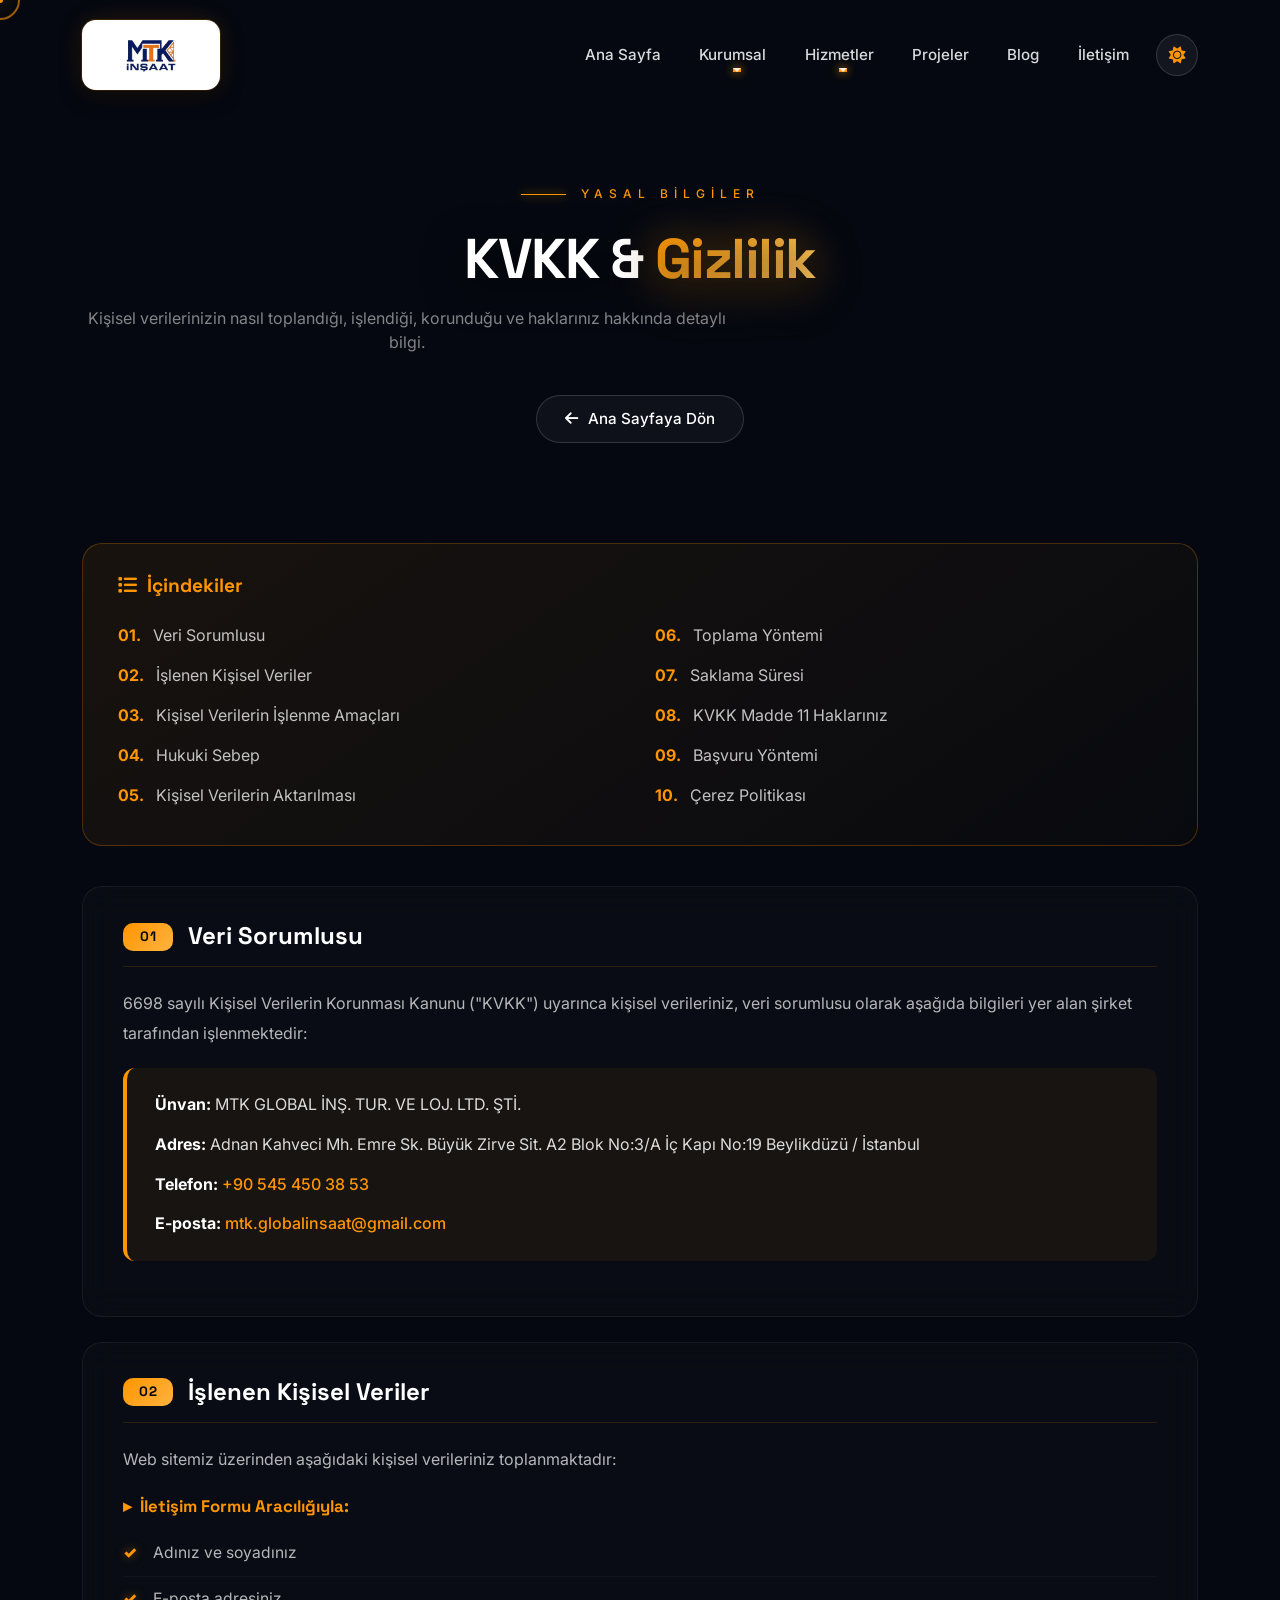
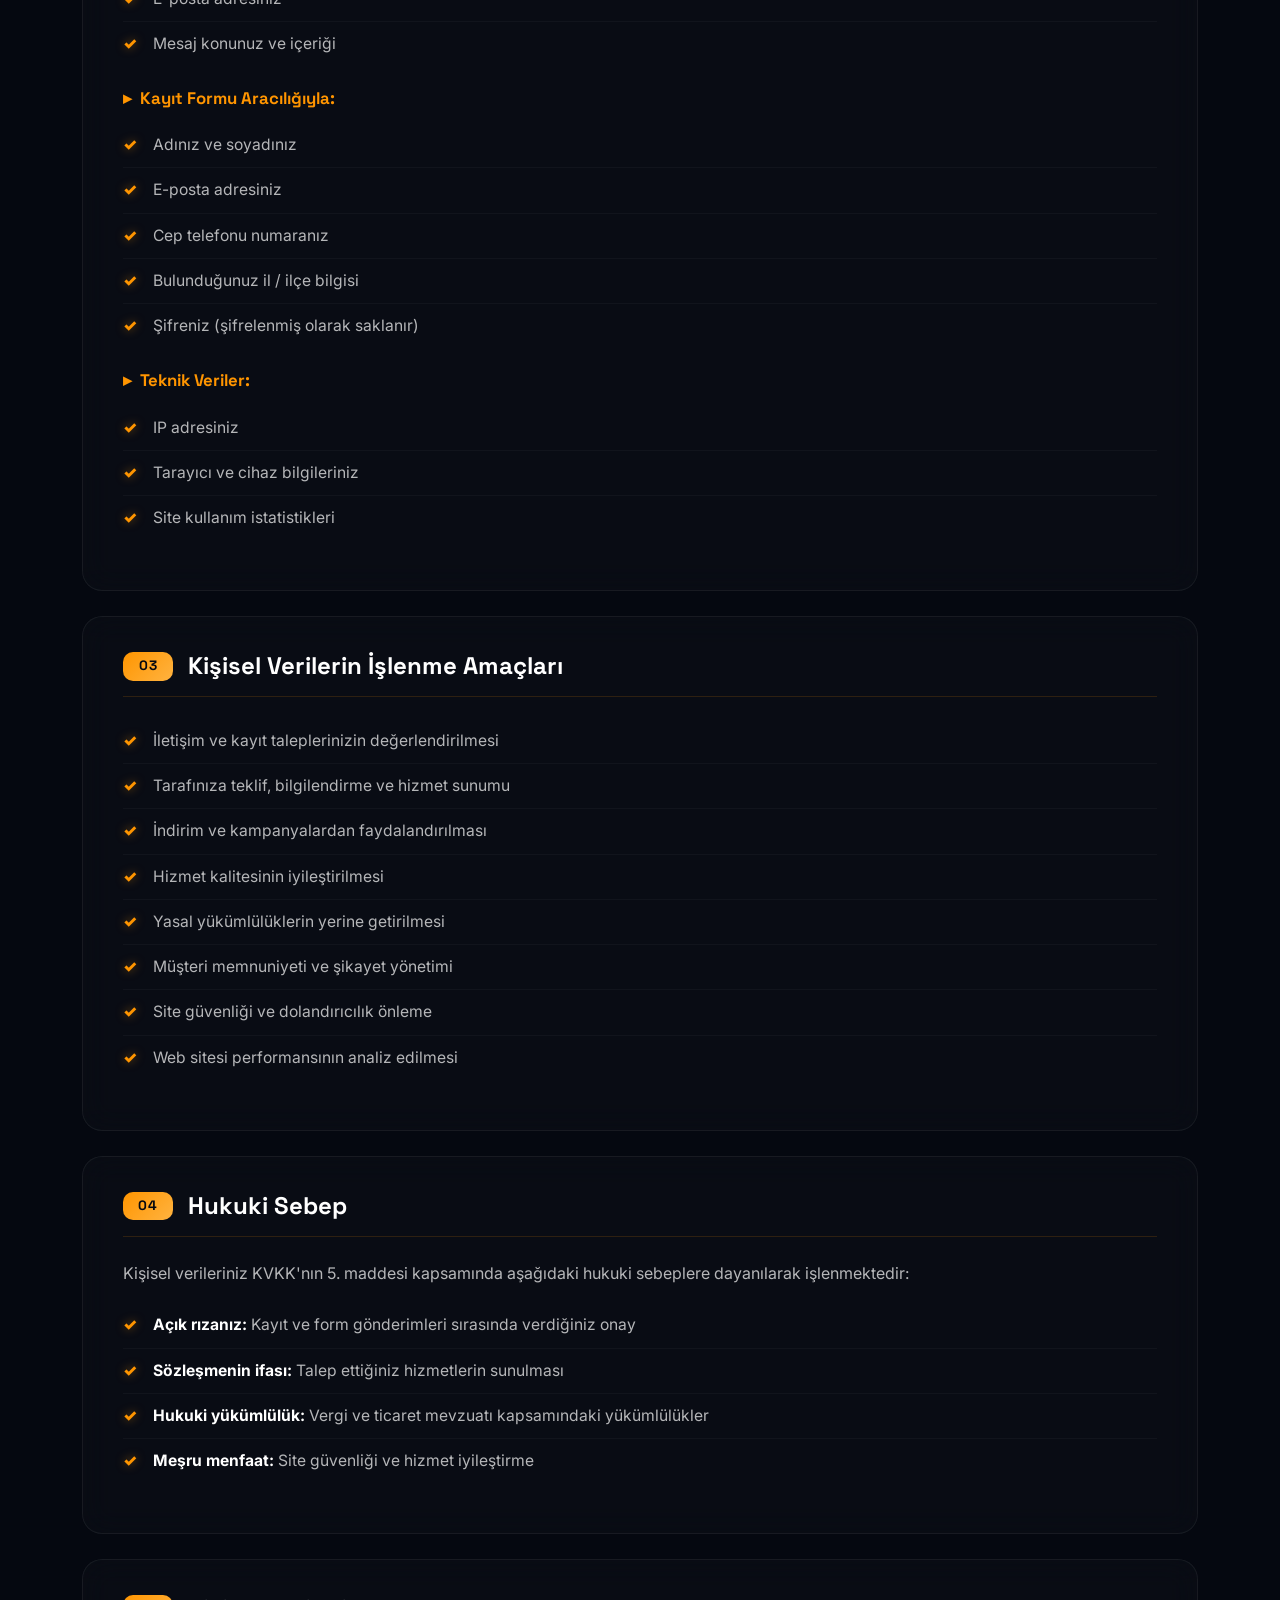
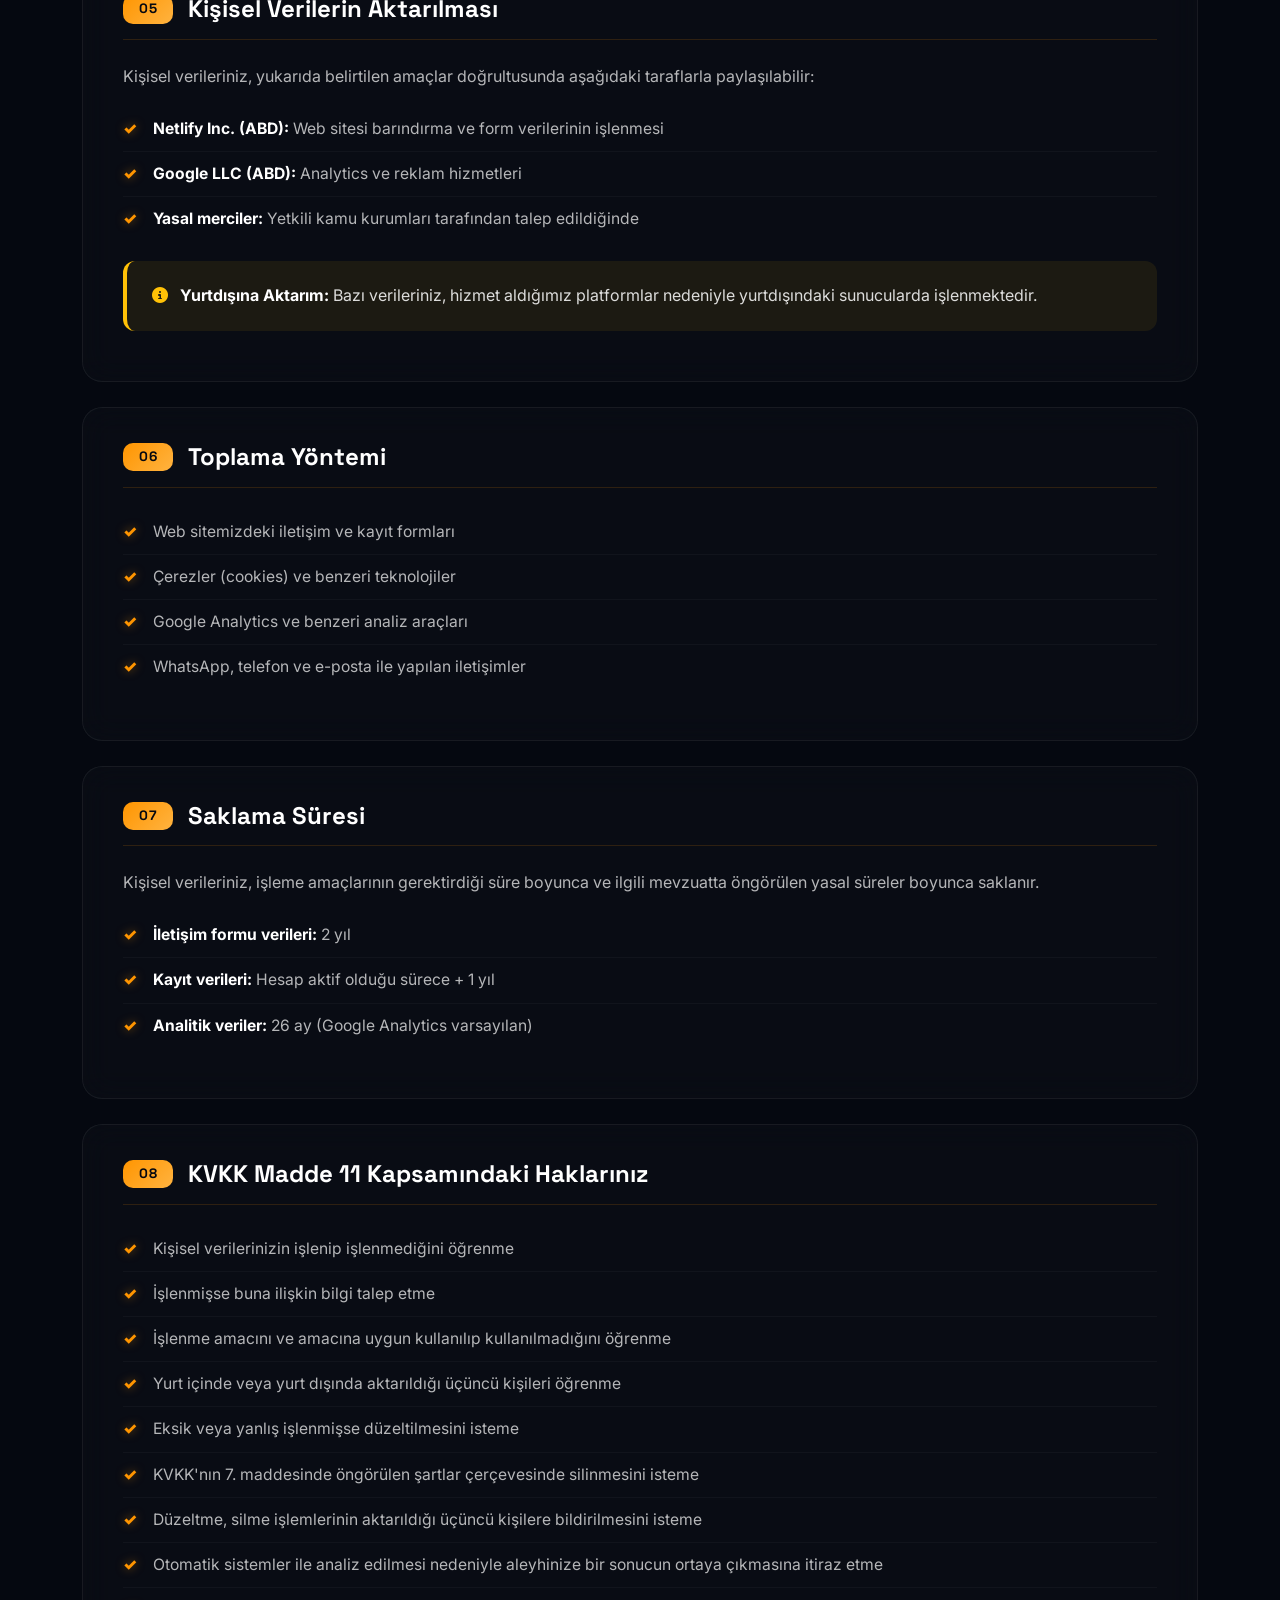
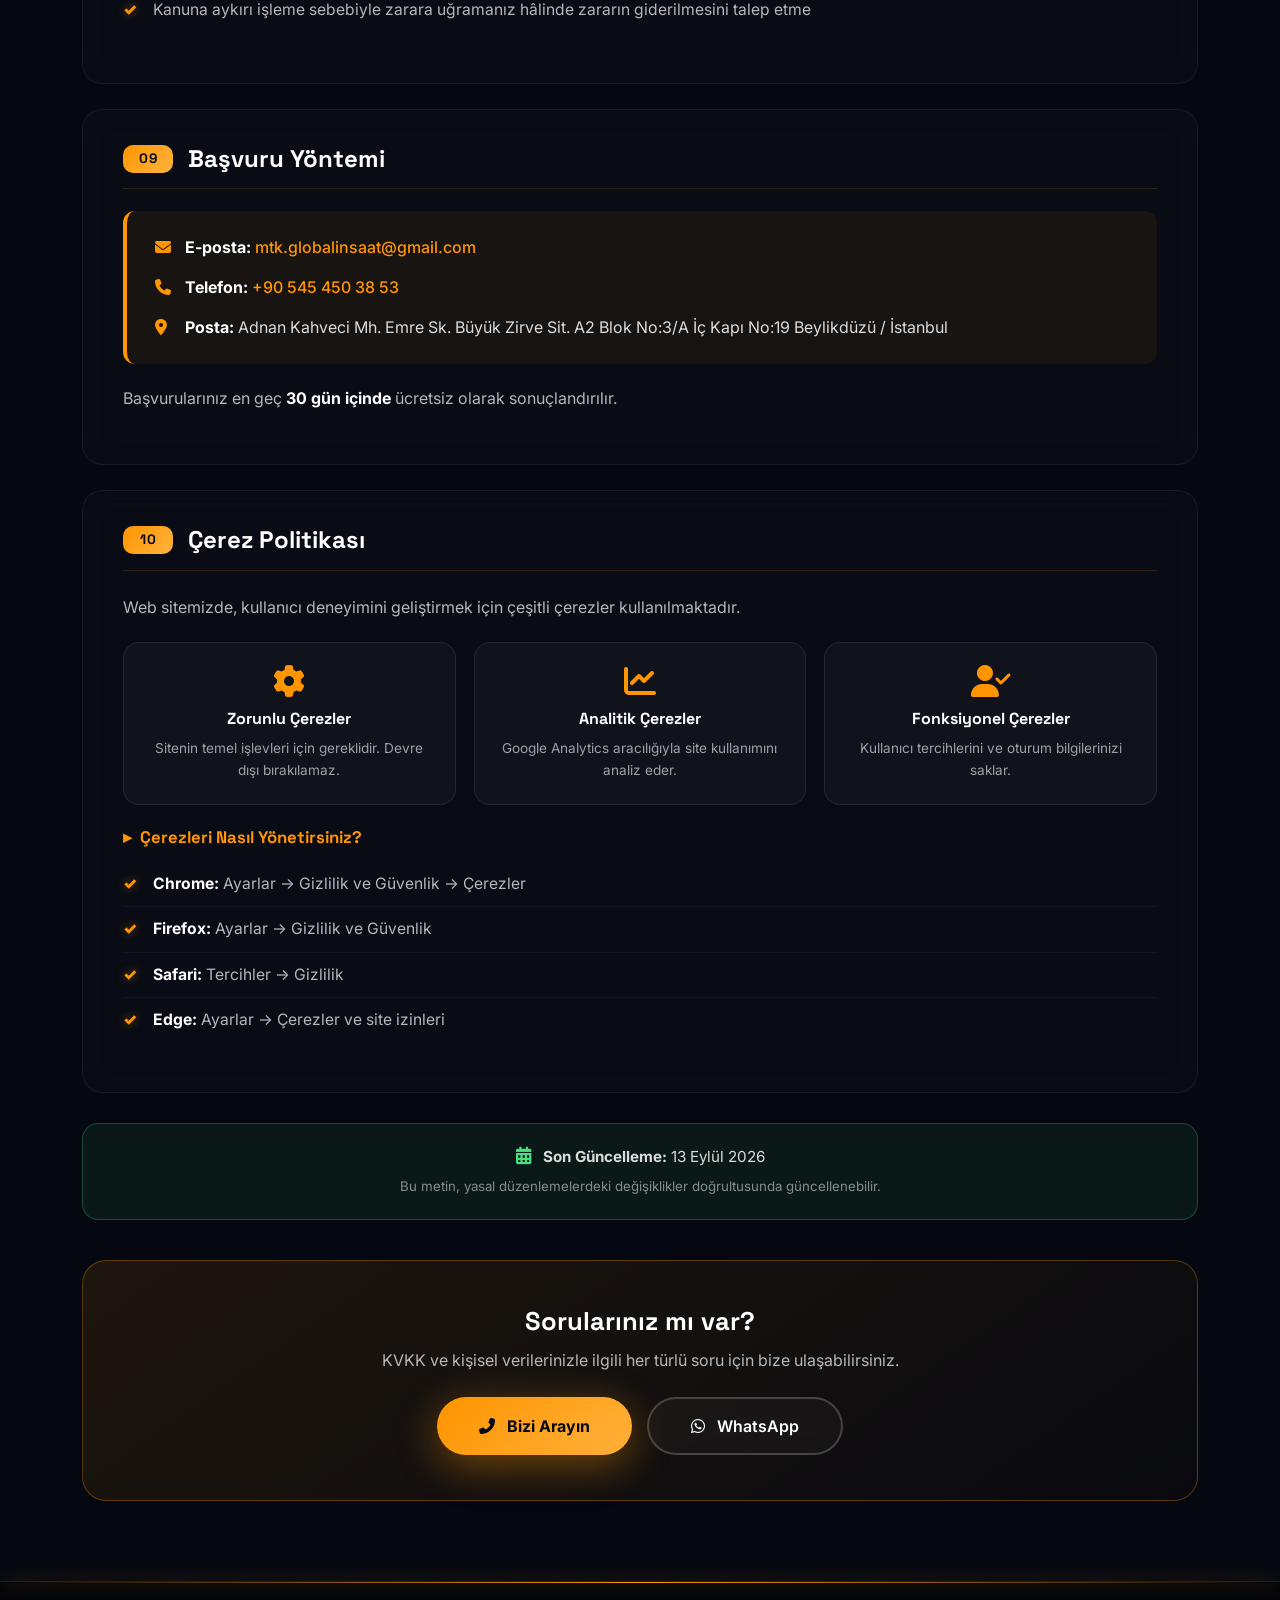
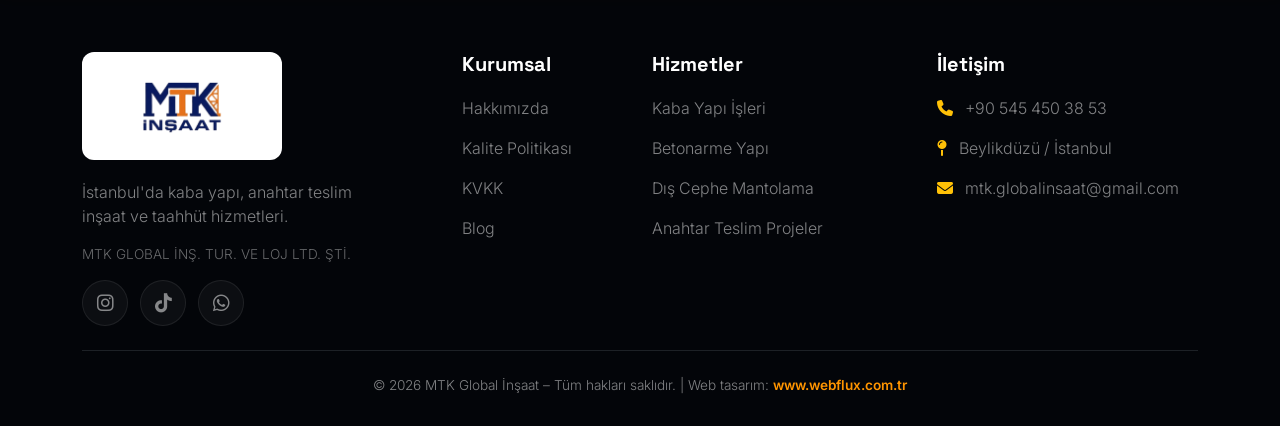
<file: kvkk.html>
<!DOCTYPE html>
<html lang="tr">
<head>
    <meta charset="UTF-8" />
    <meta name="viewport" content="width=device-width, initial-scale=1.0" />
    <title>KVKK Aydınlatma Metni & Gizlilik Politikası | MTK Global İnşaat</title>
    <meta name="description" content="MTK Global İnşaat KVKK Aydınlatma Metni, Gizlilik Politikası ve Çerez Politikası." />
    <meta name="robots" content="index, follow" />

    <link rel="icon" type="image/x-icon" href="/favicon.ico">
    <link href="https://fonts.googleapis.com/css2?family=Inter:opsz,wght@14..32,300;400;600;700;800;900&family=Space+Grotesk:wght@500;700&display=swap" rel="stylesheet" />
    <link href="https://cdn.jsdelivr.net/npm/bootstrap@5.3.2/dist/css/bootstrap.min.css" rel="stylesheet" />
    <link rel="stylesheet" href="https://cdnjs.cloudflare.com/ajax/libs/font-awesome/6.5.0/css/all.min.css" />
    <link rel="stylesheet" href="CSS/style.css" />

    <script>
    (function(){try{var t=localStorage.getItem('mtk-theme');if(t==='light'){document.addEventListener('DOMContentLoaded',function(){document.body.classList.add('light-mode');});}}catch(e){}})();
    </script>
</head>
<body class="legal-page">

    <div class="cursor-dot" id="cursorDot"></div>
    <div class="cursor-ring" id="cursorRing"></div>
    <canvas id="bg-canvas"></canvas>

    <nav class="navbar navbar-expand-lg navbar-custom scrolled" id="mainNav">
        <div class="container">
            <a class="navbar-brand" href="index.html"><img src="assets/img/logo.png" alt="MTK Global İnşaat" class="logo-img" /></a>
            <button class="navbar-toggler" type="button" data-bs-toggle="collapse" data-bs-target="#navbarNav"><i class="fas fa-bars"></i></button>
            <div class="collapse navbar-collapse" id="navbarNav">
                <ul class="navbar-nav ms-auto align-items-lg-center">
                    <li class="nav-item"><a class="nav-link" href="index.html">Ana Sayfa</a></li>
                    <li class="nav-item dropdown">
                        <a class="nav-link dropdown-toggle" href="index.html#" data-bs-toggle="dropdown">Kurumsal</a>
                        <ul class="dropdown-menu">
                            <li><a class="dropdown-item" href="index.html#hakkimizda">Hakkımızda</a></li>
                            <li><a class="dropdown-item" href="index.html#misyon">Misyon &amp; Vizyon</a></li>
                            <li><a class="dropdown-item" href="index.html#kalite">Kalite Politikası</a></li>
                            <li><a class="dropdown-item" href="index.html#ekibimiz">Ekibimiz</a></li>
                        </ul>
                    </li>
                    <li class="nav-item dropdown">
                        <a class="nav-link dropdown-toggle" href="index.html#" data-bs-toggle="dropdown">Hizmetler</a>
                        <ul class="dropdown-menu">
                            <li><a class="dropdown-item" href="index.html#hizmetler">Tüm Hizmetler</a></li>
                            <li><a class="dropdown-item" href="index.html#kaba-yapi">Kaba Yapı İşleri</a></li>
                            <li><a class="dropdown-item" href="index.html#hizmetler">Betonarme Yapı</a></li>
                            <li><a class="dropdown-item" href="index.html#hizmetler">Dış Cephe Mantolama</a></li>
                            <li><a class="dropdown-item" href="index.html#hizmetler">Çatı Sistemleri</a></li>
                            <li><a class="dropdown-item" href="index.html#hizmetler">Anahtar Teslim Projeler</a></li>
                            <li><a class="dropdown-item" href="index.html#hizmetler">Renovasyon &amp; Restorasyon</a></li>
                        </ul>
                    </li>
                    <li class="nav-item"><a class="nav-link" href="projeler.html">Projeler</a></li>
                    <li class="nav-item"><a class="nav-link" href="blog.html">Blog</a></li>
                    <li class="nav-item"><a class="nav-link" href="index.html#iletisim">İletişim</a></li>
                    <li class="nav-item ms-lg-2 mt-2 mt-lg-0">
                        <button class="btn-theme" id="themeToggle" title="Tema Değiştir">
                            <i class="fas fa-sun"></i>
                        </button>
                    </li>
                </ul>
            </div>
        </div>
    </nav>

    <section class="legal-hero">
        <div class="container">
            <span class="section-subtitle">YASAL BİLGİLER</span>
            <h1>KVKK &amp; <span class="highlight">Gizlilik</span></h1>
            <p class="text-white-50 mt-3" style="max-width:650px;">
                Kişisel verilerinizin nasıl toplandığı, işlendiği, korunduğu ve haklarınız hakkında detaylı bilgi.
            </p>
            <a href="index.html" class="btn-back-home">
                <i class="fas fa-arrow-left"></i> Ana Sayfaya Dön
            </a>
        </div>
    </section>

    <section class="legal-content">
        <div class="container">

            <div class="legal-toc">
                <h3><i class="fas fa-list"></i> İçindekiler</h3>
                <ol>
                    <li><a href="#veri-sorumlusu">Veri Sorumlusu</a></li>
                    <li><a href="#islenen-veriler">İşlenen Kişisel Veriler</a></li>
                    <li><a href="#isleme-amaclari">Kişisel Verilerin İşlenme Amaçları</a></li>
                    <li><a href="#hukuki-sebep">Hukuki Sebep</a></li>
                    <li><a href="#veri-aktarimi">Kişisel Verilerin Aktarılması</a></li>
                    <li><a href="#toplama-yontemi">Toplama Yöntemi</a></li>
                    <li><a href="#saklama-suresi">Saklama Süresi</a></li>
                    <li><a href="#haklariniz">KVKK Madde 11 Haklarınız</a></li>
                    <li><a href="#basvuru">Başvuru Yöntemi</a></li>
                    <li><a href="#cerez-politikasi">Çerez Politikası</a></li>
                </ol>
            </div>

            <div class="legal-block" id="veri-sorumlusu">
                <h2><span class="legal-num">01</span> Veri Sorumlusu</h2>
                <p>6698 sayılı Kişisel Verilerin Korunması Kanunu ("KVKK") uyarınca kişisel verileriniz, veri sorumlusu olarak aşağıda bilgileri yer alan şirket tarafından işlenmektedir:</p>
                <div class="legal-info-card">
                    <p><strong>Ünvan:</strong> MTK GLOBAL İNŞ. TUR. VE LOJ. LTD. ŞTİ.</p>
                    <p><strong>Adres:</strong> Adnan Kahveci Mh. Emre Sk. Büyük Zirve Sit. A2 Blok No:3/A İç Kapı No:19 Beylikdüzü / İstanbul</p>
                    <p><strong>Telefon:</strong> <a href="tel:+905454503853">+90 545 450 38 53</a></p>
                    <p><strong>E-posta:</strong> <a href="mailto:mtk.globalinsaat@gmail.com">mtk.globalinsaat@gmail.com</a></p>
                </div>
            </div>

            <div class="legal-block" id="islenen-veriler">
                <h2><span class="legal-num">02</span> İşlenen Kişisel Veriler</h2>
                <p>Web sitemiz üzerinden aşağıdaki kişisel verileriniz toplanmaktadır:</p>
                <h3>İletişim Formu Aracılığıyla:</h3>
                <ul>
                    <li>Adınız ve soyadınız</li>
                    <li>E-posta adresiniz</li>
                    <li>Mesaj konunuz ve içeriği</li>
                </ul>
                <h3>Kayıt Formu Aracılığıyla:</h3>
                <ul>
                    <li>Adınız ve soyadınız</li>
                    <li>E-posta adresiniz</li>
                    <li>Cep telefonu numaranız</li>
                    <li>Bulunduğunuz il / ilçe bilgisi</li>
                    <li>Şifreniz (şifrelenmiş olarak saklanır)</li>
                </ul>
                <h3>Teknik Veriler:</h3>
                <ul>
                    <li>IP adresiniz</li>
                    <li>Tarayıcı ve cihaz bilgileriniz</li>
                    <li>Site kullanım istatistikleri</li>
                </ul>
            </div>

            <div class="legal-block" id="isleme-amaclari">
                <h2><span class="legal-num">03</span> Kişisel Verilerin İşlenme Amaçları</h2>
                <ul>
                    <li>İletişim ve kayıt taleplerinizin değerlendirilmesi</li>
                    <li>Tarafınıza teklif, bilgilendirme ve hizmet sunumu</li>
                    <li>İndirim ve kampanyalardan faydalandırılması</li>
                    <li>Hizmet kalitesinin iyileştirilmesi</li>
                    <li>Yasal yükümlülüklerin yerine getirilmesi</li>
                    <li>Müşteri memnuniyeti ve şikayet yönetimi</li>
                    <li>Site güvenliği ve dolandırıcılık önleme</li>
                    <li>Web sitesi performansının analiz edilmesi</li>
                </ul>
            </div>

            <div class="legal-block" id="hukuki-sebep">
                <h2><span class="legal-num">04</span> Hukuki Sebep</h2>
                <p>Kişisel verileriniz KVKK'nın 5. maddesi kapsamında aşağıdaki hukuki sebeplere dayanılarak işlenmektedir:</p>
                <ul>
                    <li><strong>Açık rızanız:</strong> Kayıt ve form gönderimleri sırasında verdiğiniz onay</li>
                    <li><strong>Sözleşmenin ifası:</strong> Talep ettiğiniz hizmetlerin sunulması</li>
                    <li><strong>Hukuki yükümlülük:</strong> Vergi ve ticaret mevzuatı kapsamındaki yükümlülükler</li>
                    <li><strong>Meşru menfaat:</strong> Site güvenliği ve hizmet iyileştirme</li>
                </ul>
            </div>

            <div class="legal-block" id="veri-aktarimi">
                <h2><span class="legal-num">05</span> Kişisel Verilerin Aktarılması</h2>
                <p>Kişisel verileriniz, yukarıda belirtilen amaçlar doğrultusunda aşağıdaki taraflarla paylaşılabilir:</p>
                <ul>
                    <li><strong>Netlify Inc. (ABD):</strong> Web sitesi barındırma ve form verilerinin işlenmesi</li>
                    <li><strong>Google LLC (ABD):</strong> Analytics ve reklam hizmetleri</li>
                    <li><strong>Yasal merciler:</strong> Yetkili kamu kurumları tarafından talep edildiğinde</li>
                </ul>
                <p class="legal-warning">
                    <i class="fas fa-info-circle"></i>
                    <strong>Yurtdışına Aktarım:</strong> Bazı verileriniz, hizmet aldığımız platformlar nedeniyle yurtdışındaki sunucularda işlenmektedir.
                </p>
            </div>

            <div class="legal-block" id="toplama-yontemi">
                <h2><span class="legal-num">06</span> Toplama Yöntemi</h2>
                <ul>
                    <li>Web sitemizdeki iletişim ve kayıt formları</li>
                    <li>Çerezler (cookies) ve benzeri teknolojiler</li>
                    <li>Google Analytics ve benzeri analiz araçları</li>
                    <li>WhatsApp, telefon ve e-posta ile yapılan iletişimler</li>
                </ul>
            </div>

            <div class="legal-block" id="saklama-suresi">
                <h2><span class="legal-num">07</span> Saklama Süresi</h2>
                <p>Kişisel verileriniz, işleme amaçlarının gerektirdiği süre boyunca ve ilgili mevzuatta öngörülen yasal süreler boyunca saklanır.</p>
                <ul>
                    <li><strong>İletişim formu verileri:</strong> 2 yıl</li>
                    <li><strong>Kayıt verileri:</strong> Hesap aktif olduğu sürece + 1 yıl</li>
                    <li><strong>Analitik veriler:</strong> 26 ay (Google Analytics varsayılan)</li>
                </ul>
            </div>

            <div class="legal-block" id="haklariniz">
                <h2><span class="legal-num">08</span> KVKK Madde 11 Kapsamındaki Haklarınız</h2>
                <ul>
                    <li>Kişisel verilerinizin işlenip işlenmediğini öğrenme</li>
                    <li>İşlenmişse buna ilişkin bilgi talep etme</li>
                    <li>İşlenme amacını ve amacına uygun kullanılıp kullanılmadığını öğrenme</li>
                    <li>Yurt içinde veya yurt dışında aktarıldığı üçüncü kişileri öğrenme</li>
                    <li>Eksik veya yanlış işlenmişse düzeltilmesini isteme</li>
                    <li>KVKK'nın 7. maddesinde öngörülen şartlar çerçevesinde silinmesini isteme</li>
                    <li>Düzeltme, silme işlemlerinin aktarıldığı üçüncü kişilere bildirilmesini isteme</li>
                    <li>Otomatik sistemler ile analiz edilmesi nedeniyle aleyhinize bir sonucun ortaya çıkmasına itiraz etme</li>
                    <li>Kanuna aykırı işleme sebebiyle zarara uğramanız hâlinde zararın giderilmesini talep etme</li>
                </ul>
            </div>

            <div class="legal-block" id="basvuru">
                <h2><span class="legal-num">09</span> Başvuru Yöntemi</h2>
                <div class="legal-info-card">
                    <p><i class="fas fa-envelope"></i> <strong>E-posta:</strong> <a href="mailto:mtk.globalinsaat@gmail.com">mtk.globalinsaat@gmail.com</a></p>
                    <p><i class="fas fa-phone"></i> <strong>Telefon:</strong> <a href="tel:+905454503853">+90 545 450 38 53</a></p>
                    <p><i class="fas fa-map-marker-alt"></i> <strong>Posta:</strong> Adnan Kahveci Mh. Emre Sk. Büyük Zirve Sit. A2 Blok No:3/A İç Kapı No:19 Beylikdüzü / İstanbul</p>
                </div>
                <p>Başvurularınız en geç <strong>30 gün içinde</strong> ücretsiz olarak sonuçlandırılır.</p>
            </div>

            <div class="legal-block" id="cerez-politikasi">
                <h2><span class="legal-num">10</span> Çerez Politikası</h2>
                <p>Web sitemizde, kullanıcı deneyimini geliştirmek için çeşitli çerezler kullanılmaktadır.</p>
                <div class="cookie-types">
                    <div class="cookie-card">
                        <i class="fas fa-cog"></i>
                        <h4>Zorunlu Çerezler</h4>
                        <p>Sitenin temel işlevleri için gereklidir. Devre dışı bırakılamaz.</p>
                    </div>
                    <div class="cookie-card">
                        <i class="fas fa-chart-line"></i>
                        <h4>Analitik Çerezler</h4>
                        <p>Google Analytics aracılığıyla site kullanımını analiz eder.</p>
                    </div>
                    <div class="cookie-card">
                        <i class="fas fa-user-check"></i>
                        <h4>Fonksiyonel Çerezler</h4>
                        <p>Kullanıcı tercihlerini ve oturum bilgilerinizi saklar.</p>
                    </div>
                </div>
                <h3>Çerezleri Nasıl Yönetirsiniz?</h3>
                <ul>
                    <li><strong>Chrome:</strong> Ayarlar → Gizlilik ve Güvenlik → Çerezler</li>
                    <li><strong>Firefox:</strong> Ayarlar → Gizlilik ve Güvenlik</li>
                    <li><strong>Safari:</strong> Tercihler → Gizlilik</li>
                    <li><strong>Edge:</strong> Ayarlar → Çerezler ve site izinleri</li>
                </ul>
            </div>

            <div class="legal-update">
                <i class="fas fa-calendar-alt"></i>
                <strong>Son Güncelleme:</strong> 13 Eylül 2026
                <br>
                <small>Bu metin, yasal düzenlemelerdeki değişiklikler doğrultusunda güncellenebilir.</small>
            </div>

            <div class="legal-cta">
                <h3>Sorularınız mı var?</h3>
                <p>KVKK ve kişisel verilerinizle ilgili her türlü soru için bize ulaşabilirsiniz.</p>
                <div class="legal-cta-buttons">
                    <a href="tel:+905454503853" class="btn-hero"><i class="fas fa-phone-alt"></i> Bizi Arayın</a>
                    <a href="https://wa.me/905454503853" target="_blank" class="btn-hero-outline"><i class="fab fa-whatsapp"></i> WhatsApp</a>
                </div>
            </div>

        </div>
    </section>

    <footer class="footer-custom">
        <div class="container">
            <div class="row g-4">
                <div class="col-lg-4">
                    <img src="assets/img/logo.png" alt="MTK Global İnşaat" style="max-width:200px; margin-bottom:20px; background:#fff; padding:8px 16px; border-radius:12px;" />
                    <p style="max-width:300px;">İstanbul'da kaba yapı, anahtar teslim inşaat ve taahhüt hizmetleri.</p>
                    <p class="mt-3" style="font-size:0.85rem; color:rgba(255,255,255,0.4);">MTK GLOBAL İNŞ. TUR. VE LOJ LTD. ŞTİ.</p>
                    <div class="mt-3">
                        <a href="https://www.instagram.com/mtk.insaat" target="_blank" class="social-icon"><i class="fab fa-instagram"></i></a>
                        <a href="https://www.tiktok.com/@mtk.insaat" target="_blank" class="social-icon"><i class="fab fa-tiktok"></i></a>
                        <a href="https://wa.me/905454503853" target="_blank" class="social-icon"><i class="fab fa-whatsapp"></i></a>
                    </div>
                </div>
                <div class="col-lg-2 col-md-4">
                    <h5>Kurumsal</h5>
                    <p><a href="index.html#hakkimizda">Hakkımızda</a></p>
                    <p><a href="index.html#kalite">Kalite Politikası</a></p>
                    <p><a href="kvkk.html">KVKK</a></p>
                    <p><a href="blog.html">Blog</a></p>
                </div>
                <div class="col-lg-3 col-md-4">
                    <h5>Hizmetler</h5>
                    <p><a href="index.html#kaba-yapi">Kaba Yapı İşleri</a></p>
                    <p><a href="index.html#hizmetler">Betonarme Yapı</a></p>
                    <p><a href="index.html#hizmetler">Dış Cephe Mantolama</a></p>
                    <p><a href="index.html#hizmetler">Anahtar Teslim Projeler</a></p>
                </div>
                <div class="col-lg-3 col-md-4">
                    <h5>İletişim</h5>
                    <p><i class="fas fa-phone me-2 text-warning"></i> <a href="tel:+905454503853" style="color:rgba(255,255,255,0.5);">+90 545 450 38 53</a></p>
                    <p><i class="fas fa-map-pin me-2 text-warning"></i> Beylikdüzü / İstanbul</p>
                    <p><i class="fas fa-envelope me-2 text-warning"></i> <a href="mailto:mtk.globalinsaat@gmail.com" style="color:rgba(255,255,255,0.5);">mtk.globalinsaat@gmail.com</a></p>
                </div>
            </div>
            <hr class="border-secondary opacity-25 my-4" />
            <p class="text-center text-white-50 m-0" style="font-size:0.85rem;">
                &copy; 2026 MTK Global İnşaat – Tüm hakları saklıdır. | Web tasarım: <a href="https://www.webflux.com.tr" target="_blank" rel="noopener" style="color:#ff9500; text-decoration:none; font-weight:600;">www.webflux.com.tr</a>
            </p>
        </div>
    </footer>

    <script src="https://code.jquery.com/jquery-3.7.1.min.js"></script>
    <script src="https://cdn.jsdelivr.net/npm/bootstrap@5.3.2/dist/js/bootstrap.bundle.min.js"></script>
    <script src="JS/main.js"></script>
</body>
</html>
</file>
<file: CSS/style.css>
/* ============================================================
   MTK GLOBAL İNŞAAT – 3D ULTRA EDITION
   ============================================================ */

* { margin: 0; padding: 0; box-sizing: border-box; }

:root {
    --gold: #ff9500;
    --gold-2: #ffb340;
    --navy: #0a1a3a;
    --dark: #050810;
    --dark-2: #0b0f1c;
    --white: #ffffff;
    --text-muted: rgba(255, 255, 255, 0.55);
}

html { scroll-behavior: smooth; }

body {
    font-family: 'Inter', sans-serif;
    background: var(--dark);
    color: #fff;
    overflow-x: hidden;
    cursor: none;
}

h1, h2, h3, h4, h5 { font-family: 'Space Grotesk', 'Inter', sans-serif; }

/* ÖZEL 3D İMLEÇ */
.cursor-dot {
    position: fixed;
    width: 6px; height: 6px;
    background: var(--gold);
    border-radius: 50%;
    pointer-events: none;
    z-index: 99999;
    transform: translate(-50%, -50%);
    box-shadow: 0 0 20px var(--gold);
}
.cursor-ring {
    position: fixed;
    width: 40px; height: 40px;
    border: 2px solid var(--gold);
    border-radius: 50%;
    pointer-events: none;
    z-index: 99998;
    transform: translate(-50%, -50%);
    transition: all 0.15s cubic-bezier(0.23, 1, 0.32, 1);
    opacity: 0.6;
}
.cursor-ring.hover {
    width: 70px; height: 70px;
    background: rgba(255, 149, 0, 0.1);
    border-color: var(--gold-2);
}
@media (max-width: 992px) {
    .cursor-dot, .cursor-ring { display: none; }
    body { cursor: auto; }
}

/* SCROLL PROGRESS */
.scroll-progress {
    position: fixed;
    top: 0; left: 0;
    height: 3px;
    width: 0%;
    background: linear-gradient(90deg, var(--gold), var(--gold-2), #ffdf80);
    z-index: 10000;
    box-shadow: 0 0 20px var(--gold);
}

/* THREE.JS CANVAS */
#bg-canvas {
    position: fixed;
    top: 0; left: 0;
    width: 100%;
    height: 100%;
    z-index: -1;
    pointer-events: none;
    opacity: 0.7;
}

/* YÜKLEME EKRANI */
.loader {
    position: fixed;
    inset: 0;
    background: var(--dark);
    z-index: 999999;
    display: flex;
    align-items: center;
    justify-content: center;
    transition: opacity 0.6s, visibility 0.6s;
}
.loader.hidden { opacity: 0; visibility: hidden; }
.loader-content { text-align: center; }

/* LOGO'LU 3D KÜP */
.loader-cube-logo {
    width: 110px; height: 110px;
    margin: 0 auto 35px;
    position: relative;
    transform-style: preserve-3d;
    animation: cubeLogoRotate 4s infinite linear;
}
.cube-face-logo {
    position: absolute;
    width: 110px; height: 110px;
    background: #ffffff;
    border-radius: 12px;
    display: flex;
    align-items: center;
    justify-content: center;
    overflow: hidden;
    box-shadow: 
        inset 0 0 30px rgba(255, 149, 0, 0.3),
        0 0 40px rgba(255, 149, 0, 0.4);
}
.cube-face-logo img {
    width: 85%;
    height: auto;
    object-fit: contain;
}
.cube-face-logo.front  { transform: translateZ(55px); }
.cube-face-logo.back   { transform: rotateY(180deg) translateZ(55px); }
.cube-face-logo.right  { transform: rotateY(90deg) translateZ(55px); }
.cube-face-logo.left   { transform: rotateY(-90deg) translateZ(55px); }
.cube-face-logo.top    { transform: rotateX(90deg) translateZ(55px); }
.cube-face-logo.bottom { transform: rotateX(-90deg) translateZ(55px); }

@keyframes cubeLogoRotate {
    0%   { transform: rotateX(-20deg) rotateY(0deg); }
    100% { transform: rotateX(-20deg) rotateY(360deg); }
}

.loader-text {
    font-size: 1.2rem;
    letter-spacing: 8px;
    color: var(--gold);
    margin-bottom: 30px;
    font-weight: 700;
}
.loader-bar {
    width: 250px;
    height: 2px;
    background: rgba(255, 255, 255, 0.1);
    margin: 0 auto;
    overflow: hidden;
}
.loader-bar-fill {
    height: 100%;
    background: var(--gold);
    width: 0;
    animation: loadFill 2s forwards;
    box-shadow: 0 0 20px var(--gold);
}
@keyframes loadFill { to { width: 100%; } }

/* KAYDIRMA ÇUBUĞU */
::-webkit-scrollbar { width: 6px; }
::-webkit-scrollbar-track { background: #0a0a0a; }
::-webkit-scrollbar-thumb {
    background: linear-gradient(var(--gold), var(--gold-2));
    border-radius: 10px;
}

/* HEADER */
.navbar-custom {
    position: fixed;
    top: 0; left: 0;
    width: 100%;
    z-index: 9999;
    padding: 15px 0;
    transition: all 0.4s cubic-bezier(0.25, 0.46, 0.45, 0.94);
    background: transparent;
}
.navbar-custom.scrolled {
    background: rgba(5, 8, 16, 0.85);
    backdrop-filter: blur(24px) saturate(200%);
    -webkit-backdrop-filter: blur(24px) saturate(200%);
    padding: 8px 0;
    border-bottom: 1px solid rgba(255, 149, 0, 0.15);
    box-shadow: 0 20px 60px rgba(0, 0, 0, 0.5);
}

.logo-img {
    max-height: 70px;
    width: auto;
    transition: all 0.3s ease;
    background: #ffffff;
    padding: 6px 16px;
    border-radius: 14px;
    box-shadow: 
        0 6px 20px rgba(0, 0, 0, 0.5),
        0 0 0 1px rgba(255, 149, 0, 0.2),
        0 0 25px rgba(255, 149, 0, 0.15);
}
.logo-img:hover {
    transform: scale(1.05);
    box-shadow: 
        0 8px 25px rgba(0, 0, 0, 0.6),
        0 0 0 1px rgba(255, 149, 0, 0.4),
        0 0 35px rgba(255, 149, 0, 0.3);
}
.navbar-custom.scrolled .logo-img {
    max-height: 55px;
    padding: 4px 12px;
}

.navbar-custom .nav-link {
    color: rgba(255, 255, 255, 0.85) !important;
    font-weight: 500;
    font-size: 0.95rem;
    padding: 0.5rem 1.2rem !important;
    position: relative;
    transition: color 0.3s;
    cursor: none;
}
.navbar-custom .nav-link::after {
    content: '';
    position: absolute;
    bottom: 2px; left: 50%;
    width: 0%; height: 2px;
    background: var(--gold);
    box-shadow: 0 0 10px var(--gold);
    transition: all 0.3s;
    transform: translateX(-50%);
}
.navbar-custom .nav-link:hover::after,
.navbar-custom .nav-link.active::after { width: 60%; }
.navbar-custom .nav-link:hover { color: var(--gold) !important; }

.navbar-custom .dropdown-menu {
    background: rgba(10, 15, 28, 0.95);
    backdrop-filter: blur(20px);
    border: 1px solid rgba(255, 149, 0, 0.2);
    border-radius: 16px;
    padding: 12px 0;
    margin-top: 10px;
    box-shadow: 0 30px 60px rgba(0, 0, 0, 0.8), 0 0 30px rgba(255, 149, 0, 0.15);
}
.navbar-custom .dropdown-item {
    color: rgba(255, 255, 255, 0.8);
    padding: 10px 28px;
    transition: all 0.2s;
    font-size: 0.9rem;
    cursor: none;
}
.navbar-custom .dropdown-item:hover {
    background: rgba(255, 149, 0, 0.15);
    color: var(--gold);
    padding-left: 35px;
}
.navbar-toggler { border: none; padding: 0; font-size: 1.8rem; color: var(--gold); }
.navbar-toggler:focus { box-shadow: none; }

/* HERO SLIDER */
.hero-swiper {
    width: 100%;
    height: 100vh;
    min-height: 700px;
    position: relative;
    z-index: 1;
}
.hero-swiper .swiper-slide {
    display: flex;
    align-items: center;
    justify-content: center;
    text-align: center;
    position: relative;
    overflow: hidden;
}
.hero-bg {
    position: absolute;
    inset: -10%;
    background-size: cover;
    background-position: center;
    z-index: 1;
    transform: scale(1.1);
    animation: kenBurns 20s infinite alternate ease-in-out;
}
@keyframes kenBurns {
    0% { transform: scale(1.1) translate(0, 0); }
    100% { transform: scale(1.2) translate(-20px, -20px); }
}
.hero-swiper .swiper-slide::before {
    content: '';
    position: absolute;
    inset: 0;
    background: radial-gradient(circle at center, rgba(5, 8, 16, 0.5) 0%, rgba(5, 8, 16, 0.85) 100%);
    z-index: 2;
}

.hero-content {
    position: relative;
    z-index: 3;
    max-width: 900px;
    padding: 0 20px;
    transform-style: preserve-3d;
    transition: transform 0.15s ease-out;
    pointer-events: none;
}
.hero-content a,
.hero-content button {
    pointer-events: auto;
}

.hero-content .badge-title {
    display: inline-block;
    background: rgba(255, 149, 0, 0.12);
    backdrop-filter: blur(10px);
    border: 1px solid rgba(255, 149, 0, 0.35);
    padding: 8px 28px;
    border-radius: 50px;
    font-size: 0.75rem;
    letter-spacing: 4px;
    text-transform: uppercase;
    color: var(--gold);
    font-weight: 700;
    margin-bottom: 20px;
    box-shadow: 0 0 30px rgba(255, 149, 0, 0.3), inset 0 0 20px rgba(255, 149, 0, 0.1);
    animation: pulse-glow 3s infinite;
}
@keyframes pulse-glow {
    0%, 100% { box-shadow: 0 0 30px rgba(255, 149, 0, 0.3), inset 0 0 20px rgba(255, 149, 0, 0.1); }
    50% { box-shadow: 0 0 50px rgba(255, 149, 0, 0.5), inset 0 0 30px rgba(255, 149, 0, 0.2); }
}

.hero-content h1 {
    font-size: 4.5rem;
    font-weight: 800;
    line-height: 1.05;
    margin: 20px 0;
    text-shadow: 0 10px 40px rgba(0, 0, 0, 0.7), 0 0 80px rgba(255, 149, 0, 0.2);
    letter-spacing: -2px;
}
.hero-content h1 span,
.highlight {
    background: linear-gradient(135deg, #ff9500, #ffcc66, #ff9500);
    -webkit-background-clip: text;
    background-clip: text;
    -webkit-text-fill-color: transparent;
    filter: drop-shadow(0 0 30px rgba(255, 149, 0, 0.5));
}
.hero-content p {
    font-size: 1.15rem;
    color: rgba(255, 255, 255, 0.8);
    max-width: 700px;
    margin: 0 auto 40px;
    line-height: 1.9;
    font-weight: 300;
}

.hero-buttons { display: flex; gap: 15px; justify-content: center; flex-wrap: wrap; }

.btn-hero {
    background: linear-gradient(135deg, #ff9500, #ffb340);
    color: #050810;
    font-weight: 700;
    padding: 15px 42px;
    border-radius: 60px;
    text-decoration: none;
    transition: all 0.3s;
    border: none;
    font-size: 1rem;
    display: inline-flex;
    align-items: center;
    gap: 12px;
    box-shadow: 0 10px 40px rgba(255, 149, 0, 0.4), 0 0 30px rgba(255, 149, 0, 0.2) inset;
    position: relative;
    overflow: hidden;
    cursor: none;
}
.btn-hero::before {
    content: '';
    position: absolute;
    top: 50%; left: 50%;
    width: 0; height: 0;
    background: radial-gradient(circle, rgba(255, 255, 255, 0.4), transparent);
    transform: translate(-50%, -50%);
    transition: all 0.5s;
}
.btn-hero:hover::before { width: 300px; height: 300px; }
.btn-hero:hover {
    transform: translateY(-4px) scale(1.03);
    box-shadow: 0 20px 60px rgba(255, 149, 0, 0.6), 0 0 40px rgba(255, 149, 0, 0.3) inset;
    color: #050810;
}

.btn-hero-outline {
    background: rgba(255, 255, 255, 0.03);
    backdrop-filter: blur(10px);
    color: #fff;
    border: 2px solid rgba(255, 255, 255, 0.2);
    font-weight: 600;
    padding: 15px 42px;
    border-radius: 60px;
    text-decoration: none;
    transition: all 0.3s;
    display: inline-flex;
    align-items: center;
    gap: 12px;
    cursor: none;
}
.btn-hero-outline:hover {
    border-color: var(--gold);
    color: var(--gold);
    background: rgba(255, 149, 0, 0.08);
    transform: translateY(-4px);
    box-shadow: 0 15px 40px rgba(255, 149, 0, 0.3);
}

/* SWIPER OKLARI */
.hero-swiper .swiper-button-next,
.hero-swiper .swiper-button-prev {
    color: var(--gold);
    background: rgba(0, 0, 0, 0.5);
    backdrop-filter: blur(10px);
    width: 55px; height: 55px;
    border-radius: 50%;
    border: 1px solid rgba(255, 149, 0, 0.4);
    transition: all 0.3s;
    cursor: pointer !important;
    z-index: 999 !important;
    pointer-events: auto !important;
}
.hero-swiper .swiper-button-next:hover,
.hero-swiper .swiper-button-prev:hover {
    background: var(--gold);
    color: #050810;
    box-shadow: 0 0 40px var(--gold);
    transform: scale(1.1);
}
.hero-swiper .swiper-button-next::after,
.hero-swiper .swiper-button-prev::after { font-size: 1.3rem; font-weight: 900; }
.hero-swiper .swiper-pagination {
    z-index: 999 !important;
    pointer-events: auto !important;
}
.hero-swiper .swiper-pagination-bullet {
    background: rgba(255, 255, 255, 0.4);
    opacity: 1;
    width: 10px; height: 10px;
    transition: all 0.3s;
    cursor: pointer !important;
}
.hero-swiper .swiper-pagination-bullet-active {
    background: var(--gold);
    width: 30px;
    border-radius: 10px;
    box-shadow: 0 0 20px var(--gold);
}

/* 3D DÖNEN KÜP (HERO) */
.hero-3d-cube {
    position: absolute;
    right: 8%;
    top: 50%;
    transform: translateY(-50%);
    z-index: 4;
    perspective: 1200px;
    pointer-events: none;
}
.cube-3d {
    width: 160px; height: 160px;
    position: relative;
    transform-style: preserve-3d;
    animation: cubeSpin 15s infinite linear;
}
.cube-3d .face {
    position: absolute;
    width: 160px; height: 160px;
    display: flex;
    align-items: center;
    justify-content: center;
    font-size: 1.2rem;
    font-weight: 800;
    letter-spacing: 2px;
    color: var(--gold);
    background: rgba(255, 149, 0, 0.05);
    border: 2px solid rgba(255, 149, 0, 0.6);
    backdrop-filter: blur(10px);
    box-shadow: 0 0 30px rgba(255, 149, 0, 0.3) inset, 0 0 20px rgba(255, 149, 0, 0.2);
    text-shadow: 0 0 10px var(--gold);
}
.cube-3d .front  { transform: translateZ(80px); }
.cube-3d .back   { transform: rotateY(180deg) translateZ(80px); }
.cube-3d .right  { transform: rotateY(90deg) translateZ(80px); }
.cube-3d .left   { transform: rotateY(-90deg) translateZ(80px); }
.cube-3d .top    { transform: rotateX(90deg) translateZ(80px); }
.cube-3d .bottom { transform: rotateX(-90deg) translateZ(80px); }
@keyframes cubeSpin {
    0%   { transform: rotateX(0) rotateY(0); }
    100% { transform: rotateX(360deg) rotateY(360deg); }
}
@media (max-width: 992px) {
    .hero-3d-cube { display: none; }
}

/* GENEL BÖLÜM */
.section-3d { position: relative; z-index: 1; }

.section-title {
    font-size: 3.2rem;
    font-weight: 800;
    letter-spacing: -1.5px;
    line-height: 1.1;
    text-shadow: 0 5px 30px rgba(0, 0, 0, 0.6);
}
.section-title span {
    background: linear-gradient(135deg, #ff9500, #ffcc66);
    -webkit-background-clip: text;
    background-clip: text;
    -webkit-text-fill-color: transparent;
    filter: drop-shadow(0 0 20px rgba(255, 149, 0, 0.4));
}
.section-subtitle {
    display: inline-block;
    color: var(--gold);
    font-weight: 500;
    letter-spacing: 6px;
    text-transform: uppercase;
    font-size: 0.75rem;
    margin-bottom: 10px;
    position: relative;
    padding-left: 60px;
}
.section-subtitle::before {
    content: '';
    position: absolute;
    left: 0; top: 50%;
    width: 45px; height: 1px;
    background: var(--gold);
    box-shadow: 0 0 10px var(--gold);
}

/* GLASS KARTLAR */
.glass-card {
    background: rgba(255, 255, 255, 0.03);
    backdrop-filter: blur(20px);
    -webkit-backdrop-filter: blur(20px);
    border: 1px solid rgba(255, 255, 255, 0.08);
    border-radius: 20px;
    transition: all 0.4s;
    position: relative;
    overflow: hidden;
}
.glass-card::before {
    content: '';
    position: absolute;
    top: 0; left: -100%;
    width: 100%; height: 100%;
    background: linear-gradient(90deg, transparent, rgba(255, 149, 0, 0.1), transparent);
    transition: left 0.8s;
}
.glass-card:hover::before { left: 100%; }
.glass-card:hover {
    border-color: rgba(255, 149, 0, 0.4);
    transform: translateY(-8px);
    box-shadow: 0 30px 60px -15px rgba(0, 0, 0, 0.8), 0 0 40px rgba(255, 149, 0, 0.15);
}

/* İSTATİSTİK KARTLARI */
.stat-card { padding: 25px 15px; }
.stat-number {
    font-size: 2.8rem;
    font-weight: 800;
    background: linear-gradient(135deg, #ff9500, #ffcc66);
    -webkit-background-clip: text;
    background-clip: text;
    -webkit-text-fill-color: transparent;
    margin: 0;
    filter: drop-shadow(0 0 20px rgba(255, 149, 0, 0.5));
}

/* RESİM ÇERÇEVESİ */
.image-3d-frame {
    position: relative;
    border-radius: 24px;
    overflow: hidden;
    transform-style: preserve-3d;
    transition: transform 0.4s;
}
.image-3d-frame img {
    width: 100%;
    display: block;
    border-radius: 24px;
    transition: transform 0.6s;
}
.image-3d-frame:hover img { transform: scale(1.05); }
.frame-glow {
    position: absolute;
    inset: -2px;
    border-radius: 26px;
    background: linear-gradient(135deg, #ff9500, transparent, #ff9500);
    z-index: -1;
    opacity: 0.5;
    filter: blur(20px);
    animation: glowRotate 4s infinite linear;
}
@keyframes glowRotate {
    0%, 100% { filter: blur(20px) hue-rotate(0deg); }
    50% { filter: blur(30px) hue-rotate(20deg); }
}

/* HİZMET KARTLARI */
.service-card {
    background: linear-gradient(145deg, rgba(255, 255, 255, 0.04), rgba(255, 255, 255, 0.01));
    backdrop-filter: blur(20px);
    border: 1px solid rgba(255, 255, 255, 0.08);
    border-radius: 24px;
    padding: 35px 28px;
    height: 100%;
    position: relative;
    overflow: hidden;
    transition: all 0.4s;
    transform-style: preserve-3d;
    cursor: none;
}
.service-card::before {
    content: '';
    position: absolute;
    top: 0; left: 0;
    width: 100%; height: 4px;
    background: linear-gradient(90deg, transparent, var(--gold), transparent);
    transform: scaleX(0);
    transition: transform 0.5s;
}
.service-card:hover::before { transform: scaleX(1); }
.service-card:hover {
    border-color: rgba(255, 149, 0, 0.4);
    box-shadow: 0 30px 60px rgba(0, 0, 0, 0.8), 0 0 50px rgba(255, 149, 0, 0.2);
}
.service-icon-3d {
    width: 80px; height: 80px;
    border-radius: 20px;
    background: linear-gradient(135deg, rgba(255, 149, 0, 0.15), rgba(255, 149, 0, 0.05));
    border: 1px solid rgba(255, 149, 0, 0.3);
    display: flex;
    align-items: center;
    justify-content: center;
    font-size: 2rem;
    color: var(--gold);
    margin-bottom: 24px;
    transition: all 0.5s;
    box-shadow: 0 10px 30px rgba(255, 149, 0, 0.15);
}
.service-card:hover .service-icon-3d {
    transform: rotateY(360deg) scale(1.1);
    background: linear-gradient(135deg, #ff9500, #ffb340);
    color: #050810;
    box-shadow: 0 15px 40px rgba(255, 149, 0, 0.5);
}
.service-card h5 {
    font-size: 1.25rem;
    font-weight: 700;
    margin-bottom: 14px;
    color: #fff;
}
.service-card p {
    color: var(--text-muted);
    font-size: 0.95rem;
    line-height: 1.75;
    margin: 0;
}
.card-glow {
    position: absolute;
    bottom: -50%; right: -50%;
    width: 200px; height: 200px;
    background: radial-gradient(circle, rgba(255, 149, 0, 0.3), transparent);
    opacity: 0;
    transition: opacity 0.4s;
    pointer-events: none;
}
.service-card:hover .card-glow { opacity: 1; }

/* EKİP AVATARLARI */
.team-avatar {
    width: 90px;
    height: 90px;
    border-radius: 50%;
    background: linear-gradient(135deg, rgba(255, 149, 0, 0.15), rgba(255, 149, 0, 0.05));
    border: 2px solid rgba(255, 149, 0, 0.4);
    display: flex;
    align-items: center;
    justify-content: center;
    margin: 0 auto 20px;
    font-size: 2.5rem;
    color: #ff9500;
    transition: all 0.5s;
    box-shadow: 0 10px 30px rgba(255, 149, 0, 0.2);
}
.service-card:hover .team-avatar {
    transform: rotateY(360deg) scale(1.1);
    background: linear-gradient(135deg, #ff9500, #ffb340);
    color: #050810;
    box-shadow: 0 15px 40px rgba(255, 149, 0, 0.5);
}

/* ACCORDION */
.custom-accordion .accordion-item {
    background: rgba(255, 255, 255, 0.03) !important;
    border: 1px solid rgba(255, 255, 255, 0.08) !important;
    border-radius: 18px !important;
    overflow: hidden;
    margin-bottom: 14px;
    transition: all 0.3s;
}
.custom-accordion .accordion-item:hover {
    border-color: rgba(255, 149, 0, 0.35) !important;
    box-shadow: 0 15px 40px rgba(255, 149, 0, 0.1);
}
.custom-accordion .accordion-button {
    background: transparent !important;
    color: #fff !important;
    font-weight: 600;
    font-size: 1.1rem;
    padding: 22px 28px;
    border: none !important;
    box-shadow: none !important;
    transition: all 0.3s;
    cursor: none;
}
.custom-accordion .accordion-button:not(.collapsed) {
    background: linear-gradient(90deg, rgba(255, 149, 0, 0.12), transparent) !important;
    color: var(--gold) !important;
}
.custom-accordion .accordion-button::after {
    filter: invert(70%) sepia(80%) saturate(600%) hue-rotate(360deg);
    transition: transform 0.3s;
}
.custom-accordion .accordion-body {
    color: rgba(255, 255, 255, 0.7);
    padding: 10px 32px 25px;
    font-size: 0.95rem;
    line-height: 1.8;
}
.list-two-col {
    columns: 2;
    column-gap: 30px;
    list-style: none;
    padding: 0; margin: 0;
}
.list-two-col li {
    position: relative;
    padding-left: 24px;
    margin-bottom: 10px;
    break-inside: avoid;
}
.list-two-col li::before {
    content: '▸';
    position: absolute;
    left: 0;
    color: var(--gold);
    font-weight: 700;
    text-shadow: 0 0 10px var(--gold);
}
@media (max-width: 576px) { .list-two-col { columns: 1; } }

/* PROJE SHOWCASE */
.project-showcase {
    position: relative;
    border-radius: 24px;
    overflow: hidden;
    height: 380px;
    cursor: pointer;
    transition: all 0.4s;
    box-shadow: 0 20px 50px rgba(0, 0, 0, 0.5);
}
.project-image-wrapper {
    position: relative;
    width: 100%;
    height: 100%;
    overflow: hidden;
}
.project-image-wrapper img {
    width: 100%;
    height: 100%;
    object-fit: cover;
    transition: transform 0.8s cubic-bezier(0.23, 1, 0.32, 1);
}
.project-showcase:hover .project-image-wrapper img {
    transform: scale(1.15);
}
.project-overlay {
    position: absolute;
    inset: 0;
    background: linear-gradient(0deg, rgba(5, 8, 16, 0.95) 0%, rgba(5, 8, 16, 0.4) 50%, transparent 100%);
    display: flex;
    flex-direction: column;
    justify-content: flex-end;
    padding: 30px;
    transition: all 0.4s;
}
.project-showcase:hover .project-overlay {
    background: linear-gradient(0deg, rgba(5, 8, 16, 0.98) 0%, rgba(255, 149, 0, 0.15) 50%, transparent 100%);
}
.project-category {
    display: inline-block;
    background: rgba(255, 149, 0, 0.2);
    backdrop-filter: blur(10px);
    border: 1px solid rgba(255, 149, 0, 0.5);
    color: var(--gold);
    font-size: 0.7rem;
    font-weight: 700;
    letter-spacing: 3px;
    padding: 5px 14px;
    border-radius: 20px;
    margin-bottom: 12px;
    width: fit-content;
    text-transform: uppercase;
}
.project-overlay h4 {
    font-size: 1.5rem;
    font-weight: 800;
    margin: 0 0 8px;
    color: #fff;
    text-shadow: 0 2px 20px rgba(0, 0, 0, 0.8);
}
.project-btn {
    background: linear-gradient(135deg, #ff9500, #ffb340);
    color: #050810;
    border: none;
    font-weight: 700;
    padding: 11px 22px;
    border-radius: 50px;
    font-size: 0.9rem;
    transition: all 0.3s;
    cursor: pointer;
    display: inline-flex;
    align-items: center;
    gap: 8px;
    width: fit-content;
    box-shadow: 0 8px 25px rgba(255, 149, 0, 0.4);
    transform: translateY(10px);
    opacity: 0;
    pointer-events: none;
}
.project-showcase:hover .project-btn {
    transform: translateY(0);
    opacity: 1;
    pointer-events: auto;
}
.project-btn:hover {
    transform: translateY(-3px) scale(1.05) !important;
    box-shadow: 0 15px 40px rgba(255, 149, 0, 0.6);
}
.project-btn i { font-size: 0.95rem; }

/* GLIGHTBOX ÖZEL STİLLER */
.glightbox-clean .gslide-description {
    background: rgba(5, 8, 16, 0.95);
    backdrop-filter: blur(20px);
    border-top: 1px solid rgba(255, 149, 0, 0.3);
}
.glightbox-clean .gslide-title {
    color: #ff9500 !important;
    font-family: 'Space Grotesk', sans-serif;
    font-weight: 700;
    font-size: 1.1rem;
    letter-spacing: 0.5px;
}
.glightbox-clean .gbtn {
    background: rgba(255, 149, 0, 0.15);
    border: 1px solid rgba(255, 149, 0, 0.4);
    color: #ff9500 !important;
    border-radius: 50%;
    width: 44px;
    height: 44px;
    transition: all 0.3s;
}
.glightbox-clean .gbtn:hover {
    background: #ff9500;
    color: #050810 !important;
    box-shadow: 0 0 25px #ff9500;
}
.glightbox-clean .gclose {
    background: rgba(255, 149, 0, 0.15) !important;
    border: 1px solid rgba(255, 149, 0, 0.4);
    color: #ff9500 !important;
}
.glightbox-clean .gclose:hover {
    background: #ff9500 !important;
    color: #050810 !important;
}
.glightbox-clean .gnext,
.glightbox-clean .gprev {
    background: rgba(255, 149, 0, 0.15);
    border: 1px solid rgba(255, 149, 0, 0.4);
    color: #ff9500;
}
.glightbox-clean .gnext:hover,
.glightbox-clean .gprev:hover {
    background: #ff9500;
    color: #050810;
}
.glightbox-clean .goverlay {
    background: rgba(5, 8, 16, 0.97);
}

/* İLETİŞİM */
.contact-list li {
    display: flex;
    align-items: flex-start;
    margin-bottom: 18px;
    font-size: 1.05rem;
}
.contact-list li i {
    min-width: 45px; height: 45px;
    background: linear-gradient(135deg, rgba(255, 149, 0, 0.15), rgba(255, 149, 0, 0.05));
    border: 1px solid rgba(255, 149, 0, 0.3);
    border-radius: 12px;
    display: flex;
    align-items: center;
    justify-content: center;
    color: var(--gold);
    margin-right: 15px;
    transition: all 0.3s;
}
.contact-list li:hover i {
    background: var(--gold);
    color: #050810;
    transform: rotate(360deg);
    box-shadow: 0 0 25px var(--gold);
}
.contact-list li span { color: rgba(255, 255, 255, 0.75); }

.contact-form-3d {
    background: linear-gradient(145deg, rgba(255, 255, 255, 0.05), rgba(255, 255, 255, 0.02));
    backdrop-filter: blur(25px);
    border: 1px solid rgba(255, 255, 255, 0.1);
    border-radius: 24px;
    padding: 40px;
    box-shadow: 0 40px 80px rgba(0, 0, 0, 0.5), 0 0 60px rgba(255, 149, 0, 0.08);
    transform-style: preserve-3d;
}
.contact-form-3d .form-control {
    background: rgba(255, 255, 255, 0.04);
    border: 1px solid rgba(255, 255, 255, 0.1);
    color: #fff;
    padding: 14px 20px;
    border-radius: 12px;
    transition: all 0.3s;
    font-size: 0.95rem;
}
.contact-form-3d .form-control:focus {
    background: rgba(255, 149, 0, 0.06);
    border-color: var(--gold);
    color: #fff;
    box-shadow: 0 0 0 4px rgba(255, 149, 0, 0.15), 0 0 25px rgba(255, 149, 0, 0.3);
    outline: none;
}
.contact-form-3d .form-control::placeholder { color: rgba(255, 255, 255, 0.35); }

/* FOOTER */
.footer-custom {
    background: #030509;
    border-top: 1px solid rgba(255, 149, 0, 0.15);
    padding: 70px 0 30px;
    position: relative;
}
.footer-custom::before {
    content: '';
    position: absolute;
    top: 0; left: 0;
    width: 100%; height: 1px;
    background: linear-gradient(90deg, transparent, var(--gold), transparent);
    box-shadow: 0 0 20px var(--gold);
}
.footer-custom h5 { font-weight: 700; margin-bottom: 20px; }
.footer-custom p, .footer-custom a {
    color: rgba(255, 255, 255, 0.5);
    text-decoration: none;
    transition: all 0.3s;
    font-weight: 300;
    cursor: none;
}
.footer-custom a:hover { color: var(--gold); padding-left: 6px; }
.social-icon {
    display: inline-flex;
    align-items: center;
    justify-content: center;
    width: 46px; height: 46px;
    border-radius: 50%;
    background: rgba(255, 255, 255, 0.04);
    border: 1px solid rgba(255, 255, 255, 0.08);
    color: #fff;
    font-size: 1.2rem;
    transition: all 0.3s;
    margin-right: 8px;
    cursor: none;
}
.social-icon:hover {
    background: linear-gradient(135deg, #ff9500, #ffb340);
    border-color: var(--gold);
    color: #050810;
    transform: translateY(-6px) rotate(360deg);
    box-shadow: 0 15px 35px rgba(255, 149, 0, 0.5);
}

/* SPLIT TEXT */
.split-text .char {
    display: inline-block;
    opacity: 0;
    transform: translateY(80px) rotateX(-90deg);
    transition: all 0.8s cubic-bezier(0.23, 1, 0.32, 1);
}
.split-text.revealed .char {
    opacity: 1;
    transform: translateY(0) rotateX(0);
}

/* RESPONSIVE */
@media (max-width: 1200px) {
    .hero-content h1 { font-size: 3.5rem; }
}
@media (max-width: 992px) {
    .hero-content h1 { font-size: 2.8rem; letter-spacing: -1px; }
    .hero-content p { font-size: 1rem; }
    .section-title { font-size: 2.3rem; }
    .logo-img { max-height: 55px; padding: 4px 12px; }
    .contact-form-3d { padding: 28px; }
    .project-showcase { height: 320px; }
}
@media (max-width: 576px) {
    .hero-content h1 { font-size: 2rem; }
    .hero-content .badge-title { font-size: 0.6rem; padding: 6px 18px; letter-spacing: 2px; }
    .btn-hero, .btn-hero-outline { padding: 12px 28px; font-size: 0.9rem; margin: 5px 0; }
    .hero-swiper { min-height: 100vh; }
    .section-title { font-size: 1.9rem; }
    .service-card { padding: 25px 20px; }
    .service-icon-3d { width: 65px; height: 65px; font-size: 1.6rem; }
    .team-avatar { width: 70px; height: 70px; font-size: 2rem; }
    .stat-number { font-size: 2rem; }
    .contact-form-3d { padding: 22px; }
    .logo-img { max-height: 45px; padding: 4px 10px; }
    .loader-cube-logo { width: 80px; height: 80px; }
    .cube-face-logo { width: 80px; height: 80px; }
    .cube-face-logo.front  { transform: translateZ(40px); }
    .cube-face-logo.back   { transform: rotateY(180deg) translateZ(40px); }
    .cube-face-logo.right  { transform: rotateY(90deg) translateZ(40px); }
    .cube-face-logo.left   { transform: rotateY(-90deg) translateZ(40px); }
    .cube-face-logo.top    { transform: rotateX(90deg) translateZ(40px); }
    .cube-face-logo.bottom { transform: rotateX(-90deg) translateZ(40px); }
    .project-showcase { height: 280px; }
    .project-overlay { padding: 22px; }
    .project-overlay h4 { font-size: 1.2rem; }
    .project-btn { padding: 9px 18px; font-size: 0.85rem; opacity: 1; transform: translateY(0); pointer-events: auto; }
}/* ============================================================
   GİRİŞ / KAYIT MODAL + ÜYELİK SİSTEMİ
   ============================================================ */
.btn-member {
    background: linear-gradient(135deg, #ff9500, #ffb340);
    color: #050810;
    font-weight: 700;
    padding: 10px 22px;
    border-radius: 50px;
    border: none;
    font-size: 0.9rem;
    cursor: pointer;
    transition: all 0.3s;
    display: inline-flex;
    align-items: center;
    gap: 8px;
    box-shadow: 0 6px 20px rgba(255, 149, 0, 0.4);
}
.btn-member:hover {
    transform: translateY(-3px);
    box-shadow: 0 12px 30px rgba(255, 149, 0, 0.6);
}
.user-badge {
    display: inline-block;
    background: linear-gradient(135deg, rgba(255, 149, 0, 0.2), rgba(255, 149, 0, 0.1));
    color: #ff9500;
    font-weight: 600;
    padding: 8px 16px;
    border-radius: 50px;
    border: 1px solid rgba(255, 149, 0, 0.5);
    font-size: 0.85rem;
    margin-right: 8px;
}
#userBadge.show-flex { display: inline-flex !important; align-items: center; }
.btn-logout {
    background: rgba(255, 255, 255, 0.05);
    border: 1px solid rgba(255, 255, 255, 0.15);
    color: #ff4444;
    width: 38px; height: 38px;
    border-radius: 50%;
    transition: all 0.3s;
    cursor: pointer;
    font-size: 0.9rem;
}
.btn-logout:hover {
    background: #ff4444;
    color: #fff;
    border-color: #ff4444;
    transform: rotate(180deg);
}

/* MODAL */
.auth-modal {
    position: fixed;
    inset: 0;
    z-index: 999999;
    display: none;
    align-items: center;
    justify-content: center;
    padding: 20px;
    opacity: 0;
    transition: opacity 0.3s;
}
.auth-modal.show { display: flex; opacity: 1; }
.auth-modal-overlay {
    position: absolute;
    inset: 0;
    background: rgba(0, 0, 0, 0.85);
    backdrop-filter: blur(10px);
}
.auth-modal-content {
    position: relative;
    background: linear-gradient(145deg, #0b0f1c, #050810);
    border: 1px solid rgba(255, 149, 0, 0.3);
    border-radius: 24px;
    padding: 40px;
    max-width: 520px;
    width: 100%;
    max-height: 90vh;
    overflow-y: auto;
    box-shadow: 0 40px 100px rgba(0, 0, 0, 0.9), 0 0 60px rgba(255, 149, 0, 0.2);
    animation: modalIn 0.4s ease;
}
@keyframes modalIn {
    from { transform: translateY(30px) scale(0.95); opacity: 0; }
    to { transform: translateY(0) scale(1); opacity: 1; }
}
.auth-close {
    position: absolute;
    top: 15px; right: 15px;
    background: rgba(255, 255, 255, 0.05);
    border: 1px solid rgba(255, 255, 255, 0.1);
    color: #fff;
    width: 40px; height: 40px;
    border-radius: 50%;
    cursor: pointer;
    font-size: 1rem;
    transition: all 0.3s;
    z-index: 2;
}
.auth-close:hover { background: #ff4444; border-color: #ff4444; }

.auth-tabs {
    display: flex;
    gap: 10px;
    margin-bottom: 30px;
    border-bottom: 1px solid rgba(255, 255, 255, 0.08);
    padding-bottom: 15px;
}
.auth-tab {
    flex: 1;
    background: transparent;
    border: none;
    color: rgba(255, 255, 255, 0.5);
    font-weight: 600;
    padding: 12px;
    border-radius: 12px;
    cursor: pointer;
    transition: all 0.3s;
    font-size: 1rem;
}
.auth-tab.active {
    background: linear-gradient(135deg, rgba(255, 149, 0, 0.2), rgba(255, 149, 0, 0.05));
    color: #ff9500;
    border: 1px solid rgba(255, 149, 0, 0.3);
}
.auth-tab:hover:not(.active) { color: #fff; }

.auth-form { display: none; }
.auth-form.active { display: block; animation: fadeIn 0.4s ease; }
@keyframes fadeIn { from { opacity: 0; transform: translateY(10px); } to { opacity: 1; transform: translateY(0); } }

.auth-form h3 {
    color: #fff;
    margin-bottom: 10px;
    font-size: 1.5rem;
    font-weight: 700;
}
.auth-desc {
    color: rgba(255, 255, 255, 0.6);
    margin-bottom: 25px;
    font-size: 0.95rem;
}
.auth-desc strong { color: #ff9500; }

.form-group {
    margin-bottom: 18px;
}
.form-group label {
    display: block;
    color: rgba(255, 255, 255, 0.7);
    font-size: 0.9rem;
    font-weight: 500;
    margin-bottom: 8px;
}
.form-group label i { color: #ff9500; margin-right: 6px; }
.form-group .form-control {
    background: rgba(255, 255, 255, 0.04);
    border: 1px solid rgba(255, 255, 255, 0.12);
    color: #fff;
    padding: 13px 18px;
    border-radius: 12px;
    transition: all 0.3s;
    font-size: 0.95rem;
    width: 100%;
}
.form-group .form-control:focus {
    background: rgba(255, 149, 0, 0.06);
    border-color: #ff9500;
    color: #fff;
    box-shadow: 0 0 0 4px rgba(255, 149, 0, 0.15), 0 0 20px rgba(255, 149, 0, 0.2);
    outline: none;
}
.form-group .form-control::placeholder { color: rgba(255, 255, 255, 0.3); }

.btn-auth-submit {
    width: 100%;
    background: linear-gradient(135deg, #ff9500, #ffb340);
    color: #050810;
    font-weight: 700;
    padding: 15px;
    border-radius: 50px;
    border: none;
    font-size: 1rem;
    cursor: pointer;
    transition: all 0.3s;
    margin-top: 10px;
    display: flex;
    align-items: center;
    justify-content: center;
    gap: 10px;
    box-shadow: 0 10px 30px rgba(255, 149, 0, 0.4);
}
.btn-auth-submit:hover {
    transform: translateY(-3px);
    box-shadow: 0 15px 40px rgba(255, 149, 0, 0.6);
}
.auth-error {
    color: #ff4444;
    font-size: 0.9rem;
    margin-top: 12px;
    text-align: center;
    padding: 10px;
    background: rgba(255, 68, 68, 0.1);
    border-radius: 8px;
    border: 1px solid rgba(255, 68, 68, 0.3);
}
.auth-success {
    color: #4ade80;
    font-size: 0.9rem;
    margin-top: 12px;
    text-align: center;
    padding: 10px;
    background: rgba(74, 222, 128, 0.1);
    border-radius: 8px;
    border: 1px solid rgba(74, 222, 128, 0.3);
}
.auth-small {
    color: rgba(255, 255, 255, 0.35);
    font-size: 0.75rem;
    text-align: center;
    margin-top: 15px;
    margin-bottom: 0;
}

/* LOADER PROMO YAZILARI */
.loader-promo {
    color: #ff9500;
    font-size: 1.1rem;
    font-weight: 700;
    margin-top: 15px;
    margin-bottom: 5px;
    letter-spacing: 0.5px;
    animation: pulseText 1.5s infinite;
}
.loader-promo-2 {
    color: rgba(255, 255, 255, 0.85);
    font-size: 0.95rem;
    margin-bottom: 25px;
    font-weight: 400;
}
.loader-promo-2 strong {
    color: #ff9500;
    font-weight: 800;
    font-size: 1.15rem;
}
@keyframes pulseText {
    0%, 100% { opacity: 1; transform: scale(1); }
    50% { opacity: 0.75; transform: scale(1.02); }
}

/* PROJELER SAYFASI */
.projects-page .navbar-custom { background: rgba(5, 8, 16, 0.9); backdrop-filter: blur(20px); }
.projects-hero {
    padding: 180px 0 60px;
    text-align: center;
    position: relative;
}
.projects-hero h1 {
    font-size: 3.5rem;
    font-weight: 800;
    letter-spacing: -1.5px;
    line-height: 1.1;
    margin: 15px 0;
    text-shadow: 0 10px 40px rgba(0, 0, 0, 0.7);
}
.projects-hero h1 span {
    background: linear-gradient(135deg, #ff9500, #ffcc66);
    -webkit-background-clip: text;
    background-clip: text;
    -webkit-text-fill-color: transparent;
    filter: drop-shadow(0 0 20px rgba(255, 149, 0, 0.4));
}
.projects-hero .section-subtitle { margin-bottom: 15px; }
.btn-back-home {
    display: inline-flex;
    align-items: center;
    gap: 10px;
    background: rgba(255, 255, 255, 0.04);
    border: 1px solid rgba(255, 255, 255, 0.15);
    color: #fff;
    padding: 12px 28px;
    border-radius: 50px;
    text-decoration: none;
    font-weight: 500;
    font-size: 0.95rem;
    margin-top: 25px;
    transition: all 0.3s;
}
.btn-back-home:hover {
    background: rgba(255, 149, 0, 0.1);
    border-color: #ff9500;
    color: #ff9500;
    transform: translateX(-5px);
}

.projects-cta-box { padding: 45px; }
@media (max-width: 992px) {
    .projects-hero h1 { font-size: 2.5rem; }
    .projects-hero { padding: 140px 0 40px; }
    .auth-modal-content { padding: 28px; }
    .projects-cta-box { padding: 28px; }
}
@media (max-width: 576px) {
    .projects-hero h1 { font-size: 1.9rem; }
    .auth-modal-content { padding: 22px; border-radius: 18px; }
    .auth-form h3 { font-size: 1.2rem; }
    .loader-promo { font-size: 0.9rem; }
    .loader-promo-2 { font-size: 0.8rem; }
}
/* ============================================================
   SEO ÖNE ÇIKAN HİZMETLER - SERAMİK & İZOLASYON
   ============================================================ */
.seo-service-card {
    background: linear-gradient(145deg, rgba(255, 255, 255, 0.04), rgba(255, 255, 255, 0.01));
    border: 1px solid rgba(255, 149, 0, 0.2);
    border-radius: 24px;
    padding: 40px;
    height: 100%;
    position: relative;
    overflow: hidden;
    transition: all 0.4s;
}
.seo-service-card::before {
    content: '';
    position: absolute;
    top: 0; left: 0;
    width: 100%; height: 5px;
    background: linear-gradient(90deg, #ff9500, #ffcc66, #ff9500);
    box-shadow: 0 0 20px rgba(255, 149, 0, 0.6);
}
.seo-service-card:hover {
    border-color: rgba(255, 149, 0, 0.5);
    transform: translateY(-8px);
    box-shadow: 0 30px 70px rgba(0, 0, 0, 0.7), 0 0 60px rgba(255, 149, 0, 0.2);
}
.seo-service-icon {
    width: 90px; height: 90px;
    border-radius: 22px;
    background: linear-gradient(135deg, rgba(255, 149, 0, 0.2), rgba(255, 149, 0, 0.05));
    border: 1px solid rgba(255, 149, 0, 0.4);
    display: flex;
    align-items: center;
    justify-content: center;
    font-size: 2.5rem;
    color: #ff9500;
    margin-bottom: 25px;
    box-shadow: 0 15px 40px rgba(255, 149, 0, 0.2);
}
.seo-service-card:hover .seo-service-icon {
    transform: rotateY(360deg) scale(1.1);
    background: linear-gradient(135deg, #ff9500, #ffb340);
    color: #050810;
}
.seo-service-card h3 {
    font-size: 1.6rem;
    font-weight: 800;
    margin-bottom: 15px;
    color: #fff;
}
.seo-city {
    color: #ff9500;
    font-size: 1.2rem;
    font-weight: 700;
}
.seo-service-desc {
    color: rgba(255, 255, 255, 0.7);
    line-height: 1.8;
    margin-bottom: 25px;
    font-size: 1rem;
}
.seo-service-list {
    list-style: none;
    padding: 0;
    margin: 0 0 30px 0;
}
.seo-service-list li {
    color: rgba(255, 255, 255, 0.75);
    padding: 8px 0 8px 32px;
    position: relative;
    font-size: 0.95rem;
    border-bottom: 1px solid rgba(255, 255, 255, 0.04);
}
.seo-service-list li:last-child { border-bottom: none; }
.seo-service-list li::before {
    content: '✓';
    position: absolute;
    left: 0;
    top: 50%;
    transform: translateY(-50%);
    color: #ff9500;
    font-weight: 900;
    font-size: 1.1rem;
    text-shadow: 0 0 10px rgba(255, 149, 0, 0.6);
}
.seo-service-btn {
    display: inline-flex;
    align-items: center;
    gap: 10px;
    background: linear-gradient(135deg, #ff9500, #ffb340);
    color: #050810;
    font-weight: 700;
    padding: 13px 30px;
    border-radius: 50px;
    text-decoration: none;
    transition: all 0.3s;
    box-shadow: 0 10px 30px rgba(255, 149, 0, 0.4);
    font-size: 0.95rem;
}
.seo-service-btn:hover {
    transform: translateY(-3px) scale(1.03);
    box-shadow: 0 20px 50px rgba(255, 149, 0, 0.6);
    color: #050810;
}

/* SEO BİLGİ METNİ */
.seo-info-box {
    background: rgba(255, 255, 255, 0.03);
    backdrop-filter: blur(15px);
    border: 1px solid rgba(255, 255, 255, 0.08);
    border-radius: 24px;
    padding: 45px;
    margin-top: 30px;
    line-height: 1.9;
}
.seo-info-title {
    color: #ff9500;
    font-size: 1.4rem;
    font-weight: 800;
    margin-bottom: 25px;
    text-align: center;
}
.seo-info-box p {
    color: rgba(255, 255, 255, 0.7);
    font-size: 1rem;
    margin-bottom: 18px;
}
.seo-info-box strong {
    color: #fff;
    font-weight: 700;
}

/* HİZMET KARTLARINDA ÖNE ÇIKAN ROZET */
.featured-service {
    border-color: rgba(255, 149, 0, 0.4) !important;
    box-shadow: 0 15px 40px rgba(255, 149, 0, 0.15) !important;
}
.featured-badge {
    position: absolute;
    top: 15px; right: 15px;
    background: linear-gradient(135deg, #ff9500, #ffb340);
    color: #050810;
    font-size: 0.65rem;
    font-weight: 800;
    padding: 5px 12px;
    border-radius: 20px;
    letter-spacing: 1px;
    z-index: 2;
    box-shadow: 0 5px 15px rgba(255, 149, 0, 0.5);
}

/* RESPONSIVE */
@media (max-width: 992px) {
    .seo-service-card { padding: 30px; }
    .seo-service-card h3 { font-size: 1.35rem; }
    .seo-info-box { padding: 30px; }
    .seo-info-title { font-size: 1.15rem; }
}
@media (max-width: 576px) {
    .seo-service-card { padding: 22px; border-radius: 18px; }
    .seo-service-icon { width: 70px; height: 70px; font-size: 1.9rem; }
    .seo-service-card h3 { font-size: 1.15rem; }
    .seo-info-box { padding: 22px; }
    .seo-info-title { font-size: 1rem; }
}
/* ============================================================
   HERO BAŞLIK ÖZEL BOYUT (Taşma Önleyici)
   ============================================================ */
.hero-title-main {
    font-size: 4rem !important;
    line-height: 1.1 !important;
    letter-spacing: -2px !important;
}

.hero-title-main .char {
    display: inline-block;
    white-space: pre;
}

/* Uzun kelimelerin alt satıra bölünmesini engelle */
.hero-content h1 .char {
    white-space: pre;
}

@media (max-width: 1200px) {
    .hero-title-main { font-size: 3.2rem !important; }
}
@media (max-width: 992px) {
    .hero-title-main { 
        font-size: 2.4rem !important; 
        letter-spacing: -1px !important;
    }
}
@media (max-width: 768px) {
    .hero-title-main { font-size: 2rem !important; }
}
@media (max-width: 576px) {
    .hero-title-main { 
        font-size: 1.6rem !important; 
        letter-spacing: 0 !important;
        line-height: 1.15 !important;
    }
}
/* ============================================================
   KVKK / YASAL SAYFA STİLLERİ
   ============================================================ */
.legal-page { background: #050810; }

.legal-hero {
    padding: 180px 0 60px;
    text-align: center;
    position: relative;
}
.legal-hero h1 {
    font-size: 3.5rem;
    font-weight: 800;
    letter-spacing: -1.5px;
    line-height: 1.1;
    margin: 15px 0;
    text-shadow: 0 10px 40px rgba(0, 0, 0, 0.7);
}
.legal-hero h1 span {
    background: linear-gradient(135deg, #ff9500, #ffcc66);
    -webkit-background-clip: text;
    background-clip: text;
    -webkit-text-fill-color: transparent;
    filter: drop-shadow(0 0 20px rgba(255, 149, 0, 0.4));
}

.legal-content {
    padding: 40px 0 80px;
    color: rgba(255, 255, 255, 0.85);
}

/* İÇİNDEKİLER */
.legal-toc {
    background: linear-gradient(145deg, rgba(255, 149, 0, 0.08), rgba(255, 149, 0, 0.02));
    border: 1px solid rgba(255, 149, 0, 0.25);
    border-radius: 20px;
    padding: 30px 35px;
    margin-bottom: 40px;
}
.legal-toc h3 {
    color: #ff9500;
    font-size: 1.2rem;
    font-weight: 700;
    margin-bottom: 18px;
    display: flex;
    align-items: center;
    gap: 10px;
}
.legal-toc ol {
    list-style: none;
    padding: 0;
    margin: 0;
    counter-reset: toc;
    columns: 2;
    column-gap: 30px;
}
.legal-toc ol li {
    counter-increment: toc;
    padding: 8px 0;
    break-inside: avoid;
}
.legal-toc ol li::before {
    content: counter(toc, decimal-leading-zero) '. ';
    color: #ff9500;
    font-weight: 700;
    margin-right: 8px;
}
.legal-toc ol li a {
    color: rgba(255, 255, 255, 0.75);
    text-decoration: none;
    transition: all 0.3s;
}
.legal-toc ol li a:hover {
    color: #ff9500;
    padding-left: 5px;
}

/* BLOKLAR */
.legal-block {
    background: rgba(255, 255, 255, 0.02);
    backdrop-filter: blur(15px);
    border: 1px solid rgba(255, 255, 255, 0.06);
    border-radius: 20px;
    padding: 35px 40px;
    margin-bottom: 25px;
    scroll-margin-top: 100px;
    transition: all 0.3s;
}
.legal-block:hover {
    border-color: rgba(255, 149, 0, 0.25);
    background: rgba(255, 255, 255, 0.03);
}
.legal-block h2 {
    color: #fff;
    font-size: 1.5rem;
    font-weight: 800;
    margin-bottom: 22px;
    display: flex;
    align-items: center;
    gap: 15px;
    padding-bottom: 15px;
    border-bottom: 1px solid rgba(255, 149, 0, 0.15);
}
.legal-num {
    background: linear-gradient(135deg, #ff9500, #ffb340);
    color: #050810;
    font-size: 0.85rem;
    font-weight: 900;
    padding: 6px 14px;
    border-radius: 10px;
    letter-spacing: 1px;
    min-width: 50px;
    text-align: center;
}
.legal-block h3 {
    color: #ff9500;
    font-size: 1.05rem;
    font-weight: 700;
    margin: 22px 0 12px;
    display: flex;
    align-items: center;
    gap: 8px;
}
.legal-block h3::before {
    content: '▸';
    color: #ff9500;
    font-weight: 900;
}
.legal-block p {
    color: rgba(255, 255, 255, 0.7);
    line-height: 1.85;
    margin-bottom: 15px;
    font-size: 1rem;
}
.legal-block ul {
    list-style: none;
    padding: 0;
    margin: 15px 0;
}
.legal-block ul li {
    color: rgba(255, 255, 255, 0.7);
    line-height: 1.8;
    padding: 8px 0 8px 30px;
    position: relative;
    font-size: 0.98rem;
    border-bottom: 1px solid rgba(255, 255, 255, 0.03);
}
.legal-block ul li:last-child { border-bottom: none; }
.legal-block ul li::before {
    content: '✓';
    position: absolute;
    left: 0;
    top: 8px;
    color: #ff9500;
    font-weight: 900;
    text-shadow: 0 0 10px rgba(255, 149, 0, 0.5);
}
.legal-block a {
    color: #ff9500;
    text-decoration: none;
    font-weight: 500;
    transition: all 0.3s;
}
.legal-block a:hover {
    text-decoration: underline;
    text-shadow: 0 0 10px rgba(255, 149, 0, 0.5);
}
.legal-block strong { color: #fff; font-weight: 700; }

/* BİLGİ KARTI */
.legal-info-card {
    background: rgba(255, 149, 0, 0.06);
    border-left: 4px solid #ff9500;
    border-radius: 12px;
    padding: 22px 28px;
    margin: 20px 0;
}
.legal-info-card p {
    margin-bottom: 10px;
    color: rgba(255, 255, 255, 0.85);
}
.legal-info-card p:last-child { margin-bottom: 0; }
.legal-info-card i {
    color: #ff9500;
    margin-right: 8px;
    width: 18px;
}

/* UYARI KUTUSU */
.legal-warning {
    background: rgba(255, 193, 7, 0.08);
    border-left: 4px solid #ffc107;
    border-radius: 12px;
    padding: 20px 25px;
    margin-top: 20px;
    color: rgba(255, 255, 255, 0.85) !important;
}
.legal-warning i {
    color: #ffc107;
    margin-right: 8px;
}

/* ÇEREZ KARTLARI */
.cookie-types {
    display: grid;
    grid-template-columns: repeat(3, 1fr);
    gap: 18px;
    margin: 20px 0;
}
.cookie-card {
    background: rgba(255, 255, 255, 0.03);
    border: 1px solid rgba(255, 255, 255, 0.08);
    border-radius: 16px;
    padding: 22px;
    text-align: center;
    transition: all 0.3s;
}
.cookie-card:hover {
    border-color: rgba(255, 149, 0, 0.4);
    transform: translateY(-5px);
    box-shadow: 0 15px 40px rgba(255, 149, 0, 0.15);
}
.cookie-card i {
    font-size: 2rem;
    color: #ff9500;
    margin-bottom: 12px;
    display: block;
}
.cookie-card h4 {
    color: #fff;
    font-size: 1rem;
    font-weight: 700;
    margin-bottom: 10px;
}
.cookie-card p {
    color: rgba(255, 255, 255, 0.6);
    font-size: 0.85rem;
    line-height: 1.6;
    margin: 0;
}

/* GÜNCELLEME KUTUSU */
.legal-update {
    background: rgba(74, 222, 128, 0.08);
    border: 1px solid rgba(74, 222, 128, 0.25);
    border-radius: 16px;
    padding: 22px 28px;
    margin: 30px 0;
    color: rgba(255, 255, 255, 0.85);
    text-align: center;
    font-size: 0.95rem;
}
.legal-update i {
    color: #4ade80;
    margin-right: 8px;
    font-size: 1.1rem;
}
.legal-update small {
    color: rgba(255, 255, 255, 0.5);
    display: block;
    margin-top: 8px;
}

/* CTA */
.legal-cta {
    background: linear-gradient(145deg, rgba(255, 149, 0, 0.1), rgba(255, 149, 0, 0.02));
    border: 1px solid rgba(255, 149, 0, 0.3);
    border-radius: 24px;
    padding: 45px 35px;
    text-align: center;
    margin-top: 40px;
}
.legal-cta h3 {
    color: #fff;
    font-size: 1.6rem;
    font-weight: 800;
    margin-bottom: 12px;
}
.legal-cta p {
    color: rgba(255, 255, 255, 0.7);
    margin-bottom: 25px;
    font-size: 1rem;
}
.legal-cta-buttons {
    display: flex;
    justify-content: center;
    gap: 15px;
    flex-wrap: wrap;
}

/* RESPONSIVE */
@media (max-width: 992px) {
    .legal-hero { padding: 140px 0 40px; }
    .legal-hero h1 { font-size: 2.5rem; }
    .legal-block { padding: 28px; }
    .legal-block h2 { font-size: 1.25rem; }
    .legal-toc ol { columns: 1; }
    .cookie-types { grid-template-columns: 1fr; }
}
@media (max-width: 576px) {
    .legal-hero h1 { font-size: 1.9rem; }
    .legal-block { padding: 22px; border-radius: 16px; }
    .legal-block h2 { font-size: 1.1rem; }
    .legal-num { font-size: 0.75rem; padding: 5px 10px; min-width: 40px; }
    .legal-toc { padding: 22px; }
    .legal-toc h3 { font-size: 1rem; }
    .legal-info-card { padding: 18px 22px; }
    .legal-cta { padding: 30px 22px; }
    .legal-cta h3 { font-size: 1.25rem; }
}
/* ============================================================
   reCAPTCHA STİLLERİ
   ============================================================ */
.recaptcha-wrapper {
    display: flex;
    justify-content: center;
    margin: 15px 0;
    padding: 12px;
    background: rgba(255, 255, 255, 0.03);
    border: 1px solid rgba(255, 149, 0, 0.2);
    border-radius: 12px;
    transition: all 0.3s;
}
.recaptcha-wrapper:empty {
    display: none;
}
.recaptcha-wrapper:hover {
    border-color: rgba(255, 149, 0, 0.4);
    background: rgba(255, 149, 0, 0.04);
}
.recaptcha-wrapper iframe {
    border-radius: 8px;
}

/* reCAPTCHA yüklenene kadar gizli */
.g-recaptcha:empty { display: none; }
/* ============================================================
   BLOG STİLLERİ
   ============================================================ */
.blog-page, .blog-post-page { background: #050810; }

.blog-hero {
    padding: 180px 0 60px;
    text-align: center;
    position: relative;
}
.blog-hero h1 {
    font-size: 3.5rem;
    font-weight: 800;
    letter-spacing: -1.5px;
    line-height: 1.1;
    margin: 15px 0;
    text-shadow: 0 10px 40px rgba(0, 0, 0, 0.7);
}
.blog-hero h1 span {
    background: linear-gradient(135deg, #ff9500, #ffcc66);
    -webkit-background-clip: text;
    background-clip: text;
    -webkit-text-fill-color: transparent;
    filter: drop-shadow(0 0 20px rgba(255, 149, 0, 0.4));
}

.blog-listing { padding: 40px 0 80px; }

.blog-card {
    background: linear-gradient(145deg, rgba(255, 255, 255, 0.04), rgba(255, 255, 255, 0.01));
    border: 1px solid rgba(255, 255, 255, 0.08);
    border-radius: 24px;
    overflow: hidden;
    height: 100%;
    display: flex;
    flex-direction: column;
    transition: all 0.4s;
}
.blog-card:hover {
    border-color: rgba(255, 149, 0, 0.4);
    transform: translateY(-8px);
    box-shadow: 0 30px 60px rgba(0, 0, 0, 0.7), 0 0 40px rgba(255, 149, 0, 0.15);
}
.blog-card-image {
    position: relative;
    height: 220px;
    overflow: hidden;
}
.blog-card-image img {
    width: 100%; height: 100%;
    object-fit: cover;
    transition: transform 0.6s;
}
.blog-card:hover .blog-card-image img { transform: scale(1.1); }
.blog-card-category {
    position: absolute;
    top: 15px; left: 15px;
    background: rgba(255, 149, 0, 0.9);
    color: #050810;
    font-size: 0.7rem;
    font-weight: 800;
    padding: 6px 14px;
    border-radius: 20px;
    letter-spacing: 1.5px;
}
.blog-card-content {
    padding: 25px;
    display: flex;
    flex-direction: column;
    flex-grow: 1;
}
.blog-card-meta {
    display: flex;
    gap: 15px;
    color: rgba(255, 255, 255, 0.5);
    font-size: 0.8rem;
    margin-bottom: 15px;
    flex-wrap: wrap;
}
.blog-card-meta i { color: #ff9500; margin-right: 4px; }
.blog-card h3 {
    color: #fff;
    font-size: 1.15rem;
    font-weight: 700;
    line-height: 1.4;
    margin-bottom: 12px;
}
.blog-card p {
    color: rgba(255, 255, 255, 0.6);
    font-size: 0.9rem;
    line-height: 1.7;
    margin-bottom: 20px;
    flex-grow: 1;
}
.blog-card-btn {
    display: inline-flex;
    align-items: center;
    gap: 8px;
    color: #ff9500;
    text-decoration: none;
    font-weight: 700;
    font-size: 0.9rem;
    transition: all 0.3s;
    margin-top: auto;
}
.blog-card-btn:hover { color: #ffb340; gap: 12px; }

.blog-cta {
    background: linear-gradient(145deg, rgba(255, 149, 0, 0.1), rgba(255, 149, 0, 0.02));
    border: 1px solid rgba(255, 149, 0, 0.3);
    border-radius: 24px;
    padding: 45px 35px;
    text-align: center;
    margin-top: 60px;
}
.blog-cta h3 {
    color: #fff;
    font-size: 1.6rem;
    font-weight: 800;
    margin-bottom: 12px;
}
.blog-cta p {
    color: rgba(255, 255, 255, 0.7);
    margin-bottom: 25px;
}
.blog-cta-buttons {
    display: flex;
    justify-content: center;
    gap: 15px;
    flex-wrap: wrap;
}

.blog-post { padding: 140px 0 60px; }
.blog-breadcrumb {
    display: flex;
    align-items: center;
    gap: 10px;
    color: rgba(255, 255, 255, 0.5);
    font-size: 0.85rem;
    margin-bottom: 30px;
    flex-wrap: wrap;
}
.blog-breadcrumb a { color: #ff9500; text-decoration: none; }
.blog-breadcrumb a:hover { text-decoration: underline; }
.blog-breadcrumb i { font-size: 0.6rem; }

.blog-post-header {
    max-width: 850px;
    margin: 0 auto 40px;
    text-align: center;
}
.blog-post-category {
    display: inline-block;
    background: rgba(255, 149, 0, 0.9);
    color: #050810;
    font-size: 0.7rem;
    font-weight: 800;
    padding: 6px 16px;
    border-radius: 20px;
    letter-spacing: 2px;
    margin-bottom: 20px;
}
.blog-post-header h1 {
    font-size: 2.5rem;
    font-weight: 800;
    line-height: 1.2;
    letter-spacing: -1px;
    color: #fff;
    margin-bottom: 20px;
}
.blog-post-meta {
    display: flex;
    justify-content: center;
    gap: 20px;
    color: rgba(255, 255, 255, 0.5);
    font-size: 0.85rem;
    flex-wrap: wrap;
}
.blog-post-meta i { color: #ff9500; margin-right: 5px; }

.blog-post-cover {
    max-width: 1000px;
    margin: 0 auto 50px;
    border-radius: 24px;
    overflow: hidden;
    box-shadow: 0 30px 60px rgba(0, 0, 0, 0.6);
}
.blog-post-cover img { width: 100%; display: block; }

.blog-post-content {
    max-width: 850px;
    margin: 0 auto;
    color: rgba(255, 255, 255, 0.8);
    font-size: 1.05rem;
    line-height: 1.9;
}
.blog-post-content .lead {
    font-size: 1.2rem;
    color: rgba(255, 255, 255, 0.9);
    border-left: 4px solid #ff9500;
    padding-left: 20px;
    margin-bottom: 40px;
    font-weight: 400;
}
.blog-post-content h2 {
    color: #fff;
    font-size: 1.8rem;
    font-weight: 800;
    margin: 50px 0 20px;
    padding-bottom: 15px;
    border-bottom: 2px solid rgba(255, 149, 0, 0.2);
}
.blog-post-content h3 {
    color: #ff9500;
    font-size: 1.25rem;
    font-weight: 700;
    margin: 30px 0 15px;
}
.blog-post-content p { margin-bottom: 18px; }
.blog-post-content strong { color: #fff; font-weight: 700; }
.blog-post-content a { color: #ff9500; text-decoration: none; border-bottom: 1px dashed rgba(255, 149, 0, 0.4); }
.blog-post-content a:hover { color: #ffb340; border-bottom-style: solid; }

.blog-list-check {
    list-style: none;
    padding: 0;
    margin: 20px 0;
}
.blog-list-check li {
    padding: 10px 0 10px 35px;
    position: relative;
    color: rgba(255, 255, 255, 0.75);
    line-height: 1.7;
    border-bottom: 1px solid rgba(255, 255, 255, 0.04);
}
.blog-list-check li:last-child { border-bottom: none; }
.blog-list-check li::before {
    content: '✓';
    position: absolute;
    left: 0; top: 10px;
    color: #ff9500;
    font-weight: 900;
    font-size: 1.1rem;
    text-shadow: 0 0 10px rgba(255, 149, 0, 0.5);
}

.blog-table {
    overflow-x: auto;
    margin: 25px 0;
    border-radius: 16px;
    border: 1px solid rgba(255, 149, 0, 0.25);
}
.blog-table table {
    width: 100%;
    border-collapse: collapse;
    background: rgba(255, 255, 255, 0.02);
}
.blog-table th {
    background: rgba(255, 149, 0, 0.15);
    color: #ff9500;
    padding: 15px 20px;
    text-align: left;
    font-weight: 700;
    font-size: 0.95rem;
}
.blog-table td {
    padding: 13px 20px;
    border-bottom: 1px solid rgba(255, 255, 255, 0.05);
    color: rgba(255, 255, 255, 0.75);
    font-size: 0.95rem;
}
.blog-table tr:last-child td { border-bottom: none; }
.blog-table tr:hover td { background: rgba(255, 149, 0, 0.04); }

.blog-note {
    background: rgba(255, 149, 0, 0.08);
    border-left: 4px solid #ff9500;
    border-radius: 12px;
    padding: 18px 22px;
    margin: 25px 0;
    font-size: 0.95rem;
}
.blog-note i { color: #ff9500; margin-right: 8px; }

.blog-faq { margin: 30px 0; }
.blog-faq-item {
    background: rgba(255, 255, 255, 0.03);
    border: 1px solid rgba(255, 255, 255, 0.08);
    border-radius: 16px;
    padding: 22px 26px;
    margin-bottom: 15px;
    transition: all 0.3s;
}
.blog-faq-item:hover { border-color: rgba(255, 149, 0, 0.3); }
.blog-faq-item h4 {
    color: #fff;
    font-size: 1.05rem;
    font-weight: 700;
    margin-bottom: 10px;
}
.blog-faq-item h4::before {
    content: '❓';
    margin-right: 10px;
}
.blog-faq-item p {
    color: rgba(255, 255, 255, 0.7);
    font-size: 0.95rem;
    margin: 0;
}

.blog-post-cta {
    background: linear-gradient(145deg, rgba(255, 149, 0, 0.12), rgba(255, 149, 0, 0.03));
    border: 1px solid rgba(255, 149, 0, 0.35);
    border-radius: 24px;
    padding: 40px 35px;
    text-align: center;
    margin: 50px 0;
}
.blog-post-cta h3 {
    color: #fff;
    font-size: 1.5rem;
    font-weight: 800;
    margin-bottom: 12px;
}
.blog-post-cta p {
    color: rgba(255, 255, 255, 0.7);
    margin-bottom: 25px;
}
.blog-post-cta-buttons {
    display: flex;
    justify-content: center;
    gap: 15px;
    flex-wrap: wrap;
}

.blog-related {
    margin-top: 60px;
    padding-top: 40px;
    border-top: 2px solid rgba(255, 149, 0, 0.15);
}
.blog-related h3 {
    color: #fff;
    font-size: 1.3rem;
    font-weight: 800;
    margin-bottom: 25px;
}
.blog-related h3 i { color: #ff9500; margin-right: 10px; }
.blog-related-card {
    display: flex;
    gap: 15px;
    background: rgba(255, 255, 255, 0.03);
    border: 1px solid rgba(255, 255, 255, 0.08);
    border-radius: 16px;
    padding: 15px;
    text-decoration: none;
    transition: all 0.3s;
    height: 100%;
}
.blog-related-card:hover {
    border-color: rgba(255, 149, 0, 0.4);
    transform: translateY(-4px);
}
.blog-related-card img {
    width: 100px; height: 100px;
    object-fit: cover;
    border-radius: 12px;
    flex-shrink: 0;
}
.blog-related-card span {
    color: #ff9500;
    font-size: 0.7rem;
    font-weight: 800;
    letter-spacing: 1.5px;
}
.blog-related-card h4 {
    color: #fff;
    font-size: 0.95rem;
    font-weight: 700;
    line-height: 1.4;
    margin: 6px 0 0;
}
.blog-related-card:hover h4 { color: #ffb340; }

@media (max-width: 992px) {
    .blog-hero { padding: 140px 0 40px; }
    .blog-hero h1 { font-size: 2.5rem; }
    .blog-post-header h1 { font-size: 1.9rem; }
    .blog-post-content h2 { font-size: 1.4rem; }
    .blog-post-content { font-size: 1rem; }
}
@media (max-width: 576px) {
    .blog-hero h1 { font-size: 1.9rem; }
    .blog-post { padding: 100px 0 40px; }
    .blog-post-header h1 { font-size: 1.4rem; }
    .blog-post-content h2 { font-size: 1.2rem; }
    .blog-post-content h3 { font-size: 1.05rem; }
    .blog-post-content { font-size: 0.95rem; }
    .blog-related-card { flex-direction: column; }
    .blog-related-card img { width: 100%; height: 140px; }
    .blog-cta, .blog-post-cta { padding: 28px 22px; }
}
/* ============================================================
   PERFORMANS OPTİMİZASYONU - v4
   ============================================================ */

/* Loader tamamen kaldırıldı */
.loader { display: none !important; }

/* 3D dönen küp kaldırıldı */
.hero-3d-cube { display: none !important; }

/* Tilt efektleri kaldırıldı (performans) */
[data-tilt], .service-card, .glass-card, .image-3d-frame {
    transform: none !important;
    transition: border-color 0.3s, box-shadow 0.3s, background 0.3s !important;
}

/* Hero içerik 3D rotasyonu kapatıldı */
.hero-content { transform: none !important; }

/* Mobilde ekstra performans */
@media (max-width: 768px) {
    .cursor-dot, .cursor-ring { display: none !important; }
    body { cursor: auto !important; }
    #bg-canvas { opacity: 0.5; }
    .split-text .char {
        opacity: 1 !important;
        transform: none !important;
        transition: none !important;
    }
    .section-3d { will-change: auto; }
    .hero-swiper .swiper-slide::before {
        background: radial-gradient(circle at center, rgba(5, 8, 16, 0.6) 0%, rgba(5, 8, 16, 0.9) 100%);
    }
}

/* Eski cihazlar için */
@media (prefers-reduced-motion: reduce) {
    * {
        animation-duration: 0.01ms !important;
        animation-iteration-count: 1 !important;
        transition-duration: 0.01ms !important;
    }
    #bg-canvas { display: none; }
}

/* Cards hover basitleştirildi */
.service-card:hover, .glass-card:hover {
    transform: translateY(-4px) !important;
}

/* Mobilde kartlar için basit hover */
@media (max-width: 768px) {
    .service-card:hover, .glass-card:hover {
        transform: none !important;
    }
}
/* ============================================================
   TEMA DEĞİŞTİRİCİ (KOYU / AÇIK)
   ============================================================ */

/* TEMA BUTONU */
.btn-theme {
    background: rgba(255, 255, 255, 0.06);
    border: 1px solid rgba(255, 255, 255, 0.15);
    color: #ff9500;
    width: 42px;
    height: 42px;
    border-radius: 50%;
    cursor: pointer;
    transition: all 0.3s;
    display: inline-flex;
    align-items: center;
    justify-content: center;
    font-size: 1.05rem;
}
.btn-theme:hover {
    background: linear-gradient(135deg, #ff9500, #ffb340);
    color: #050810;
    border-color: #ff9500;
    transform: rotate(180deg);
    box-shadow: 0 0 25px rgba(255, 149, 0, 0.6);
}

/* ============================================================
   AÇIK TEMA (LIGHT MODE)
   ============================================================ */
body.light-mode {
    background: #f0f3f8;
    color: #0a0f1c;
}
body.light-mode h1,
body.light-mode h2,
body.light-mode h3,
body.light-mode h4,
body.light-mode h5,
body.light-mode .section-title,
body.light-mode .hero-content h1 {
    color: #0a1a3a !important;
    text-shadow: none !important;
}
body.light-mode .section-title span,
body.light-mode .highlight,
body.light-mode .hero-content h1 span {
    background: linear-gradient(135deg, #d97d00, #ff9500);
    -webkit-background-clip: text;
    background-clip: text;
    -webkit-text-fill-color: transparent;
    filter: none;
}
body.light-mode .section-subtitle {
    color: #d97d00;
}
body.light-mode .section-subtitle::before {
    background: #d97d00;
    box-shadow: 0 0 10px rgba(217, 125, 0, 0.5);
}
body.light-mode .text-white-50,
body.light-mode .text-muted {
    color: rgba(10, 15, 28, 0.7) !important;
}

/* HEADER */
body.light-mode .navbar-custom.scrolled {
    background: rgba(255, 255, 255, 0.95);
    border-bottom: 1px solid rgba(10, 26, 58, 0.1);
    box-shadow: 0 10px 30px rgba(0, 0, 0, 0.08);
}
body.light-mode .navbar-custom .nav-link {
    color: rgba(10, 15, 28, 0.85) !important;
}
body.light-mode .navbar-custom .nav-link:hover,
body.light-mode .navbar-custom .nav-link.active {
    color: #d97d00 !important;
}
body.light-mode .navbar-custom .dropdown-menu {
    background: #ffffff;
    border: 1px solid rgba(10, 26, 58, 0.1);
    box-shadow: 0 20px 40px rgba(0, 0, 0, 0.1);
}
body.light-mode .navbar-custom .dropdown-item {
    color: rgba(10, 15, 28, 0.8);
}
body.light-mode .navbar-custom .dropdown-item:hover {
    background: rgba(255, 149, 0, 0.1);
    color: #d97d00;
}
body.light-mode .navbar-toggler {
    color: #0a1a3a;
}
body.light-mode .btn-theme {
    background: rgba(10, 15, 28, 0.05);
    border-color: rgba(10, 15, 28, 0.15);
}

/* KARTLAR */
body.light-mode .glass-card {
    background: #ffffff;
    border: 1px solid rgba(10, 26, 58, 0.08);
    box-shadow: 0 10px 30px rgba(0, 0, 0, 0.05);
}
body.light-mode .glass-card:hover {
    border-color: rgba(217, 125, 0, 0.4);
    box-shadow: 0 20px 50px rgba(0, 0, 0, 0.1), 0 0 30px rgba(217, 125, 0, 0.1);
}
body.light-mode .service-card {
    background: #ffffff;
    border: 1px solid rgba(10, 26, 58, 0.08);
    box-shadow: 0 10px 30px rgba(0, 0, 0, 0.04);
}
body.light-mode .service-card:hover {
    border-color: rgba(217, 125, 0, 0.4);
    box-shadow: 0 20px 50px rgba(0, 0, 0, 0.1), 0 0 40px rgba(217, 125, 0, 0.1);
}
body.light-mode .service-card h5 {
    color: #0a1a3a;
}
body.light-mode .service-card p {
    color: rgba(10, 15, 28, 0.65);
}
body.light-mode .service-icon-3d {
    background: linear-gradient(135deg, rgba(217, 125, 0, 0.12), rgba(217, 125, 0, 0.04));
    border-color: rgba(217, 125, 0, 0.3);
    color: #d97d00;
}
body.light-mode .team-avatar {
    background: linear-gradient(135deg, rgba(217, 125, 0, 0.12), rgba(217, 125, 0, 0.04));
    border-color: rgba(217, 125, 0, 0.35);
    color: #d97d00;
}
body.light-mode .stat-card h3 {
    color: #d97d00;
}

/* HERO */
body.light-mode .hero-swiper .swiper-slide::before {
    background: radial-gradient(circle at center, rgba(240, 243, 248, 0.3) 0%, rgba(240, 243, 248, 0.7) 100%);
}
body.light-mode .hero-content .badge-title {
    background: rgba(255, 149, 0, 0.15);
    border-color: rgba(217, 125, 0, 0.4);
    color: #d97d00;
}
body.light-mode .hero-content p {
    color: rgba(10, 15, 28, 0.85);
}
body.light-mode .btn-hero-outline {
    background: rgba(10, 15, 28, 0.03);
    border-color: rgba(10, 15, 28, 0.2);
    color: #0a1a3a;
}
body.light-mode .btn-hero-outline:hover {
    border-color: #d97d00;
    color: #d97d00;
    background: rgba(217, 125, 0, 0.08);
}

/* ACCORDION */
body.light-mode .custom-accordion .accordion-item {
    background: #ffffff !important;
    border-color: rgba(10, 26, 58, 0.08) !important;
}
body.light-mode .custom-accordion .accordion-button {
    color: #0a1a3a !important;
}
body.light-mode .custom-accordion .accordion-button:not(.collapsed) {
    background: linear-gradient(90deg, rgba(217, 125, 0, 0.1), transparent) !important;
    color: #d97d00 !important;
}
body.light-mode .custom-accordion .accordion-body {
    color: rgba(10, 15, 28, 0.75);
}
body.light-mode .custom-accordion .accordion-button::after {
    filter: invert(50%) sepia(80%) saturate(600%) hue-rotate(360deg);
}
body.light-mode .list-two-col li {
    color: rgba(10, 15, 28, 0.75);
}

/* PROJE GALERİ */
body.light-mode .projects-hero h1,
body.light-mode .blog-hero h1,
body.light-mode .legal-hero h1 {
    color: #0a1a3a;
    text-shadow: none;
}
body.light-mode .project-showcase {
    box-shadow: 0 15px 40px rgba(0, 0, 0, 0.1);
}
body.light-mode .project-overlay {
    background: linear-gradient(0deg, rgba(10, 26, 58, 0.95) 0%, rgba(10, 26, 58, 0.3) 50%, transparent 100%);
}
body.light-mode .btn-back-home {
    background: rgba(10, 15, 28, 0.04);
    border-color: rgba(10, 15, 28, 0.15);
    color: #0a1a3a;
}
body.light-mode .projects-cta-box {
    background: #ffffff;
    border-color: rgba(10, 26, 58, 0.08);
}

/* BLOG */
body.light-mode .blog-card {
    background: #ffffff;
    border-color: rgba(10, 26, 58, 0.08);
    box-shadow: 0 10px 30px rgba(0, 0, 0, 0.04);
}
body.light-mode .blog-card h3 {
    color: #0a1a3a;
}
body.light-mode .blog-card p {
    color: rgba(10, 15, 28, 0.65);
}
body.light-mode .blog-card-meta {
    color: rgba(10, 15, 28, 0.5);
}
body.light-mode .blog-post-header h1 {
    color: #0a1a3a;
}
body.light-mode .blog-post-content {
    color: rgba(10, 15, 28, 0.85);
}
body.light-mode .blog-post-content h2 {
    color: #0a1a3a;
    border-bottom-color: rgba(217, 125, 0, 0.2);
}
body.light-mode .blog-post-content h3 {
    color: #d97d00;
}
body.light-mode .blog-post-content strong {
    color: #0a1a3a;
}
body.light-mode .blog-post-content .lead {
    color: rgba(10, 15, 28, 0.9);
}
body.light-mode .blog-list-check li {
    color: rgba(10, 15, 28, 0.75);
    border-bottom-color: rgba(10, 15, 28, 0.05);
}
body.light-mode .blog-table {
    border-color: rgba(217, 125, 0, 0.3);
}
body.light-mode .blog-table table {
    background: #ffffff;
}
body.light-mode .blog-table th {
    background: rgba(217, 125, 0, 0.12);
    color: #d97d00;
}
body.light-mode .blog-table td {
    color: rgba(10, 15, 28, 0.75);
    border-bottom-color: rgba(10, 15, 28, 0.05);
}
body.light-mode .blog-faq-item {
    background: #ffffff;
    border-color: rgba(10, 26, 58, 0.08);
}
body.light-mode .blog-faq-item h4 {
    color: #0a1a3a;
}
body.light-mode .blog-faq-item p {
    color: rgba(10, 15, 28, 0.7);
}
body.light-mode .blog-related-card {
    background: #ffffff;
    border-color: rgba(10, 26, 58, 0.08);
}
body.light-mode .blog-related-card h4 {
    color: #0a1a3a;
}
body.light-mode .blog-cta,
body.light-mode .blog-post-cta {
    background: linear-gradient(145deg, rgba(217, 125, 0, 0.1), rgba(217, 125, 0, 0.02));
    border-color: rgba(217, 125, 0, 0.3);
}
body.light-mode .blog-cta h3,
body.light-mode .blog-post-cta h3 {
    color: #0a1a3a;
}
body.light-mode .blog-cta p,
body.light-mode .blog-post-cta p {
    color: rgba(10, 15, 28, 0.7);
}

/* İLETİŞİM */
body.light-mode .contact-form-3d {
    background: #ffffff;
    border-color: rgba(10, 26, 58, 0.1);
    box-shadow: 0 20px 50px rgba(0, 0, 0, 0.08);
}
body.light-mode .contact-form-3d .form-control,
body.light-mode .form-group .form-control {
    background: rgba(10, 15, 28, 0.03);
    border-color: rgba(10, 15, 28, 0.12);
    color: #0a1a3a;
}
body.light-mode .contact-form-3d .form-control:focus,
body.light-mode .form-group .form-control:focus {
    background: rgba(217, 125, 0, 0.05);
    border-color: #d97d00;
    color: #0a1a3a;
}
body.light-mode .contact-form-3d .form-control::placeholder,
body.light-mode .form-group .form-control::placeholder {
    color: rgba(10, 15, 28, 0.4);
}
body.light-mode .contact-list li i {
    background: linear-gradient(135deg, rgba(217, 125, 0, 0.12), rgba(217, 125, 0, 0.04));
    border-color: rgba(217, 125, 0, 0.3);
    color: #d97d00;
}
body.light-mode .contact-list li span {
    color: rgba(10, 15, 28, 0.75);
}

/* AUTH MODAL */
body.light-mode .auth-modal-content {
    background: linear-gradient(145deg, #ffffff, #f5f7fa);
    border-color: rgba(217, 125, 0, 0.3);
}
body.light-mode .auth-form h3 {
    color: #0a1a3a;
}
body.light-mode .auth-desc {
    color: rgba(10, 15, 28, 0.6);
}
body.light-mode .auth-tab {
    color: rgba(10, 15, 28, 0.5);
}
body.light-mode .auth-tab.active {
    background: linear-gradient(135deg, rgba(217, 125, 0, 0.15), rgba(217, 125, 0, 0.04));
    color: #d97d00;
    border-color: rgba(217, 125, 0, 0.3);
}
body.light-mode .auth-tab:hover:not(.active) {
    color: #0a1a3a;
}
body.light-mode .form-group label {
    color: rgba(10, 15, 28, 0.75);
}
body.light-mode .auth-close {
    background: rgba(10, 15, 28, 0.05);
    border-color: rgba(10, 15, 28, 0.1);
    color: #0a1a3a;
}

/* FOOTER */
body.light-mode .footer-custom {
    background: #0a1a3a;
    border-top-color: rgba(217, 125, 0, 0.2);
}
body.light-mode .footer-custom p,
body.light-mode .footer-custom a,
body.light-mode .footer-custom h5 {
    color: rgba(255, 255, 255, 0.7);
}
body.light-mode .footer-custom h5 {
    color: #ffffff;
}
body.light-mode .footer-custom a:hover {
    color: #ffb340;
}
body.light-mode .social-icon {
    background: rgba(255, 255, 255, 0.06);
    border-color: rgba(255, 255, 255, 0.12);
}

/* KVKK */
body.light-mode .legal-block {
    background: #ffffff;
    border-color: rgba(10, 26, 58, 0.08);
}
body.light-mode .legal-block h2 {
    color: #0a1a3a;
    border-bottom-color: rgba(217, 125, 0, 0.2);
}
body.light-mode .legal-block h3 {
    color: #d97d00;
}
body.light-mode .legal-block p,
body.light-mode .legal-block ul li {
    color: rgba(10, 15, 28, 0.75);
}
body.light-mode .legal-block strong {
    color: #0a1a3a;
}
body.light-mode .legal-toc {
    background: linear-gradient(145deg, rgba(217, 125, 0, 0.08), rgba(217, 125, 0, 0.02));
    border-color: rgba(217, 125, 0, 0.25);
}
body.light-mode .legal-toc ol li a {
    color: rgba(10, 15, 28, 0.75);
}
body.light-mode .legal-toc ol li a:hover {
    color: #d97d00;
}
body.light-mode .legal-info-card {
    background: rgba(217, 125, 0, 0.06);
}
body.light-mode .legal-info-card p {
    color: rgba(10, 15, 28, 0.85);
}
body.light-mode .cookie-card {
    background: #ffffff;
    border-color: rgba(10, 26, 58, 0.08);
}
body.light-mode .cookie-card h4 {
    color: #0a1a3a;
}
body.light-mode .cookie-card p {
    color: rgba(10, 15, 28, 0.6);
}
body.light-mode .legal-update {
    background: rgba(74, 222, 128, 0.08);
    color: rgba(10, 15, 28, 0.85);
}
body.light-mode .legal-cta {
    background: linear-gradient(145deg, rgba(217, 125, 0, 0.08), rgba(217, 125, 0, 0.02));
    border-color: rgba(217, 125, 0, 0.3);
}
body.light-mode .legal-cta h3 {
    color: #0a1a3a;
}
body.light-mode .legal-cta p {
    color: rgba(10, 15, 28, 0.7);
}

/* FOOTER 2026 - Tema geçişinde hizalama */
body.light-mode .footer-custom .text-white-50 {
    color: rgba(255, 255, 255, 0.55) !important;
}
</file>
